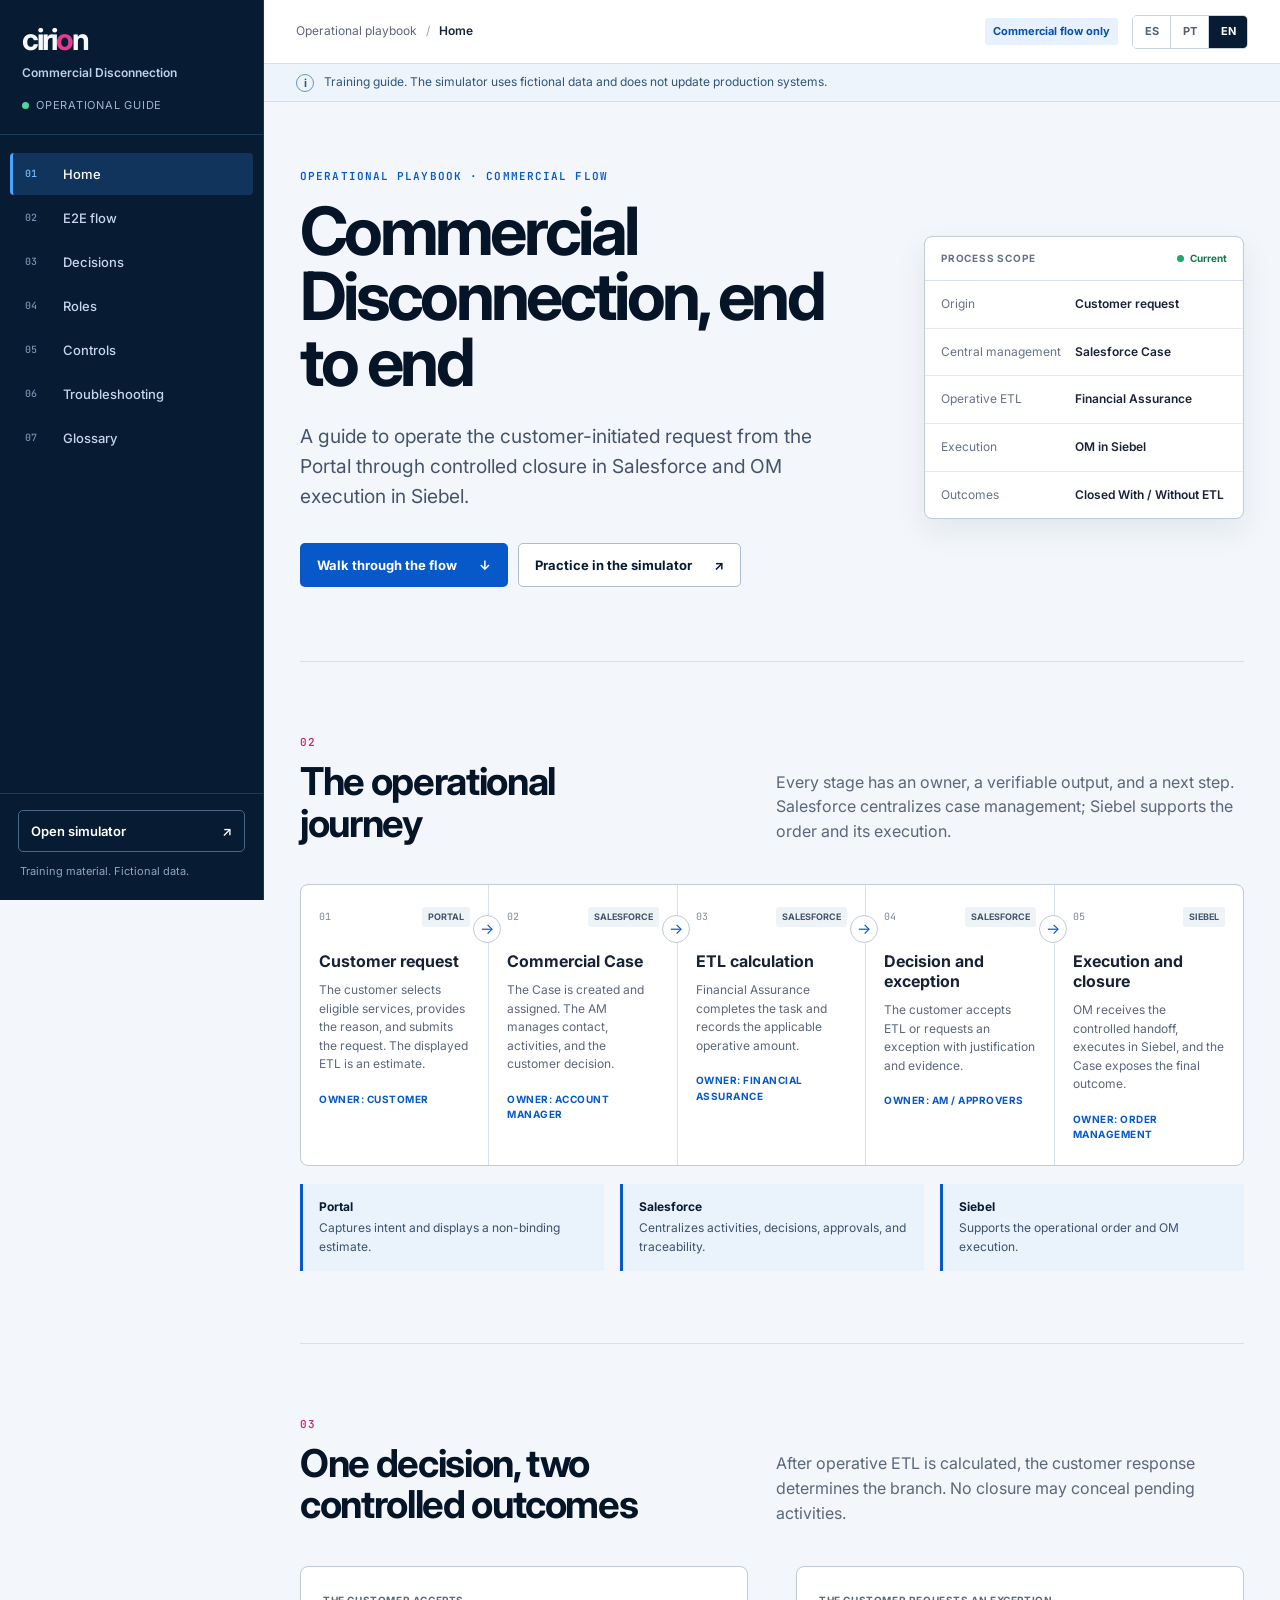
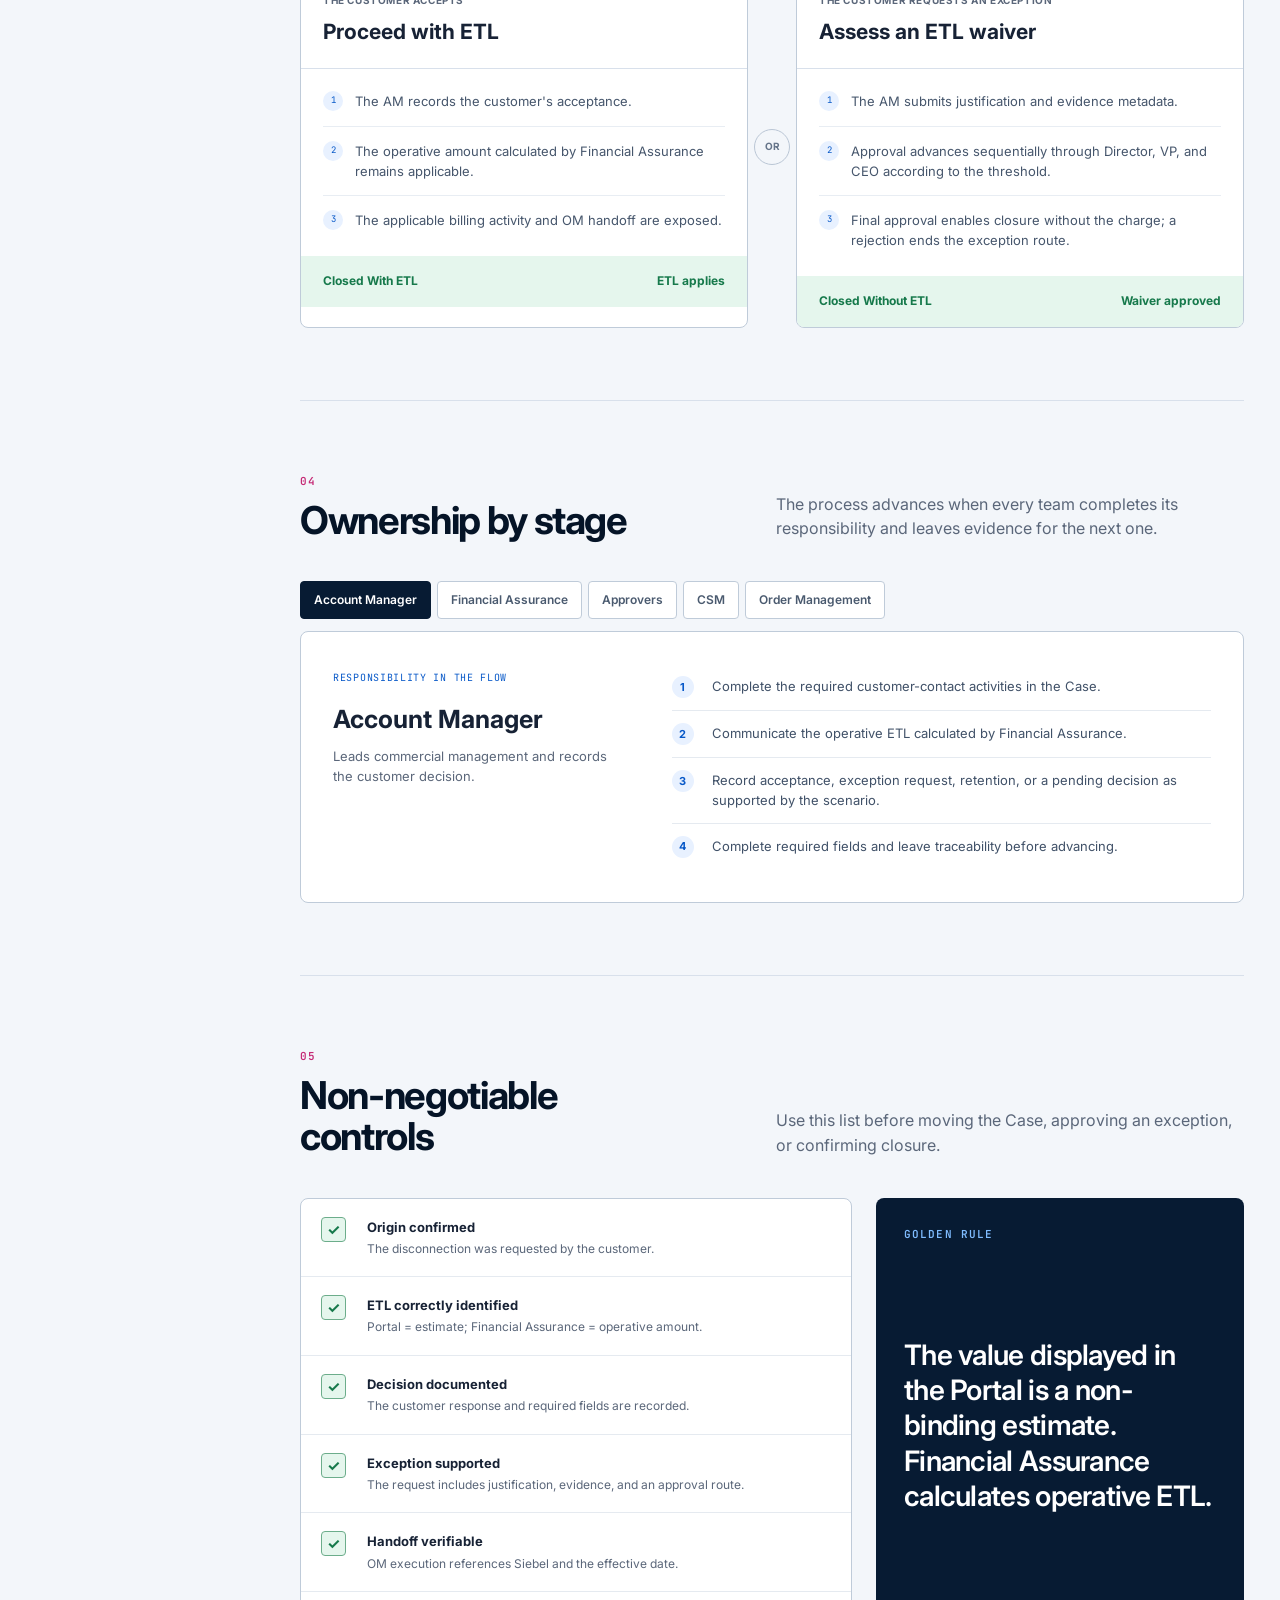
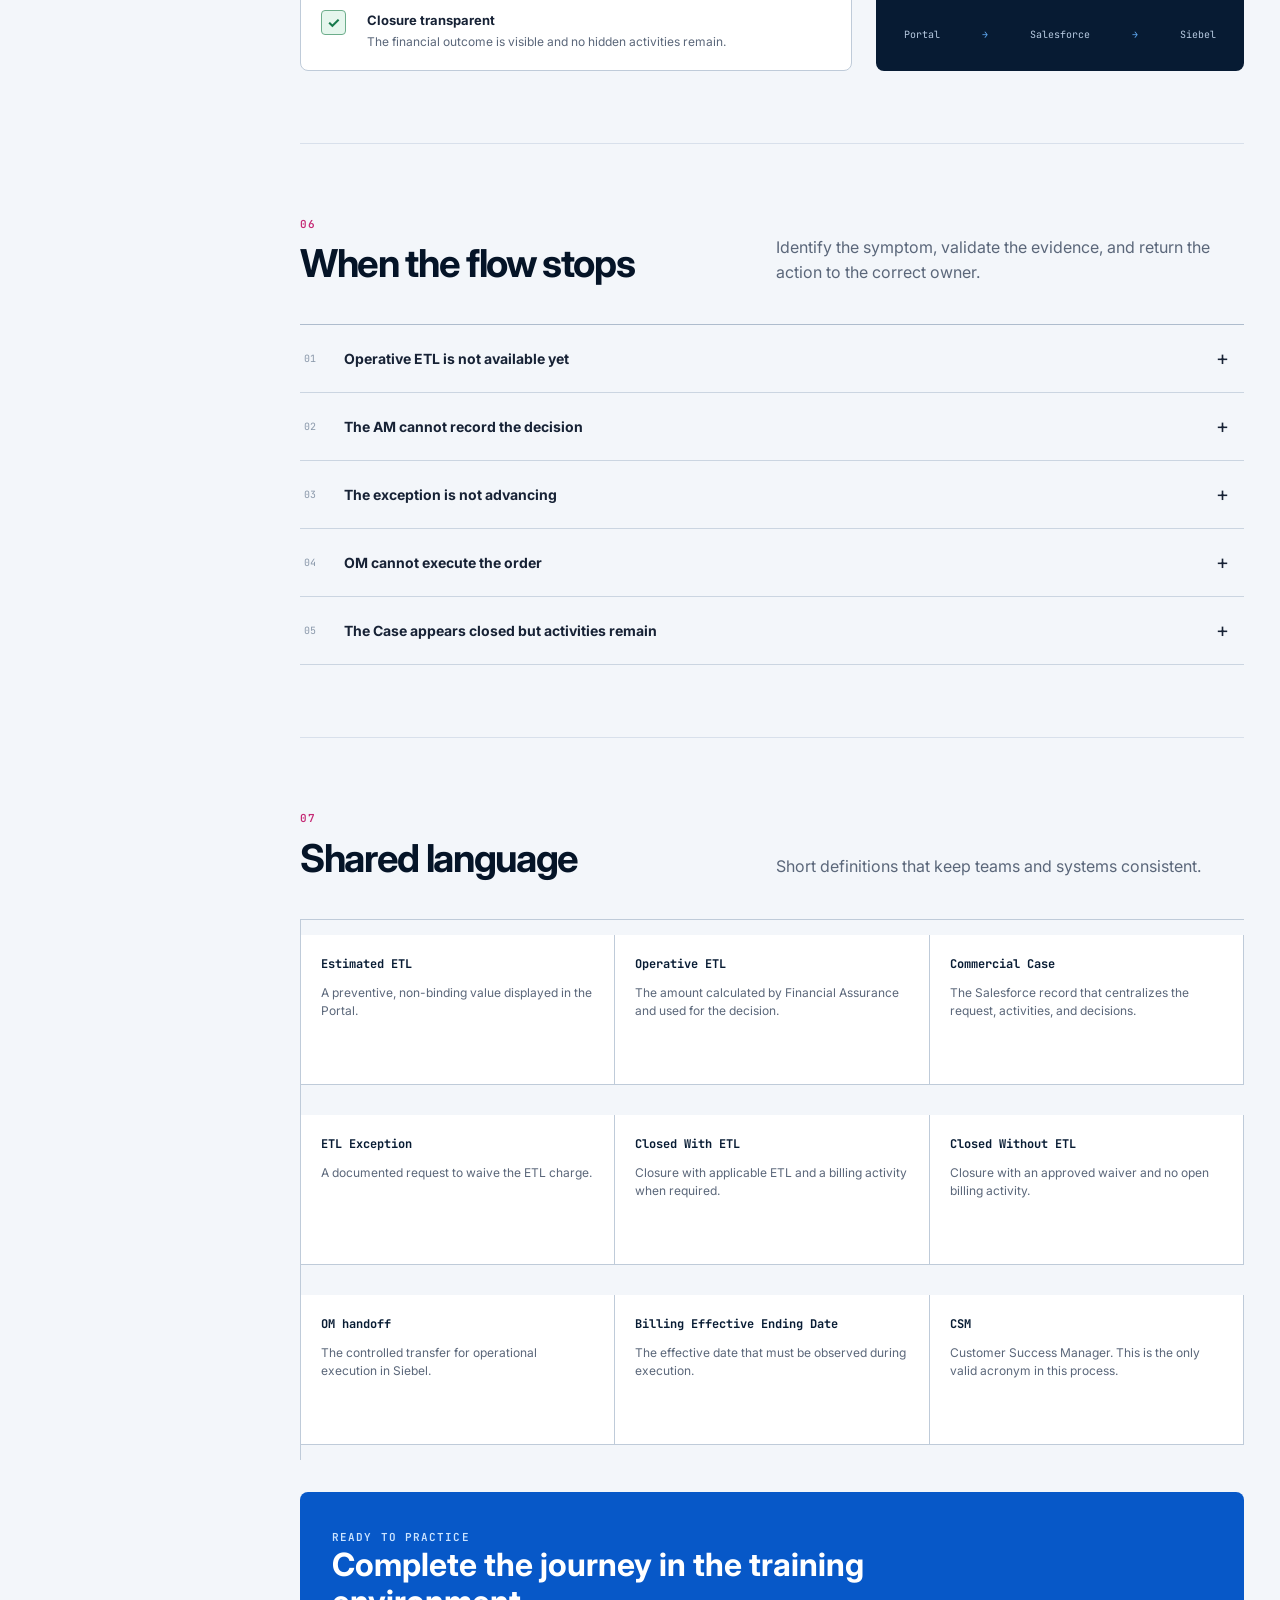
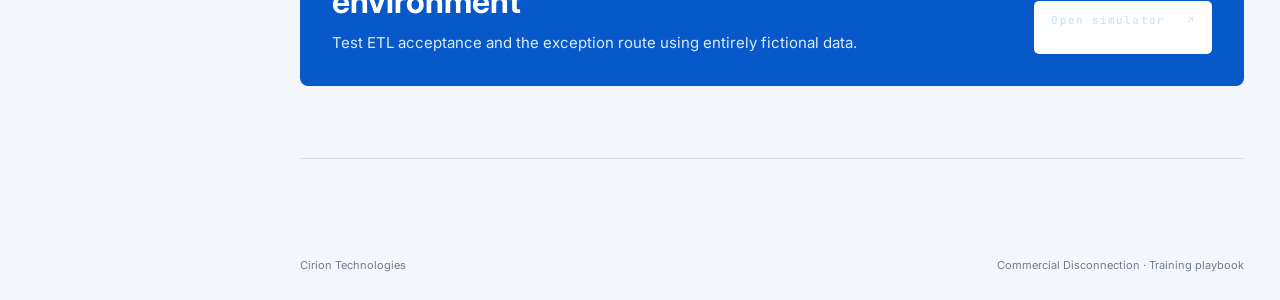
<file: index.html>
<!doctype html>
<html lang="es">
<head>
  <meta charset="utf-8">
  <meta name="viewport" content="width=device-width, initial-scale=1">
  <meta name="theme-color" content="#071b33">
  <meta name="description" content="Playbook operativo del flujo de Desconexión Comercial solicitado por el cliente.">
  <title>Playbook de Desconexión Comercial | Cirion</title>
  <link rel="preconnect" href="https://fonts.googleapis.com">
  <link rel="preconnect" href="https://fonts.gstatic.com" crossorigin>
  <link href="https://fonts.googleapis.com/css2?family=Inter:wght@400;500;600;700&family=JetBrains+Mono:wght@500&display=swap" rel="stylesheet">
  <link rel="stylesheet" href="styles.css?v=20260716">
</head>
<body>
  <a class="skip-link" href="#main" data-i18n="skip">Saltar al contenido</a>

  <div class="app-shell">
    <aside class="sidebar" id="sidebar" aria-label="Navegación principal" data-i18n-aria="aria.mainNav">
      <div class="brand">
        <div class="brand-mark" aria-label="Cirion">ciri<span>o</span>n</div>
        <div class="brand-product" data-i18n="brandProduct">Commercial Disconnection</div>
        <div class="environment"><span aria-hidden="true"></span><span data-i18n="environment">Guía operativa</span></div>
      </div>

      <nav class="nav" id="nav" aria-label="Secciones del playbook" data-i18n-aria="aria.sections">
        <a href="#inicio" data-section="inicio"><span class="nav-index">01</span><span data-i18n="nav.home">Inicio</span></a>
        <a href="#flujo" data-section="flujo"><span class="nav-index">02</span><span data-i18n="nav.flow">Flujo E2E</span></a>
        <a href="#decisiones" data-section="decisiones"><span class="nav-index">03</span><span data-i18n="nav.decisions">Decisiones</span></a>
        <a href="#roles" data-section="roles"><span class="nav-index">04</span><span data-i18n="nav.roles">Roles</span></a>
        <a href="#controles" data-section="controles"><span class="nav-index">05</span><span data-i18n="nav.controls">Controles</span></a>
        <a href="#ayuda" data-section="ayuda"><span class="nav-index">06</span><span data-i18n="nav.help">Troubleshooting</span></a>
        <a href="#glosario" data-section="glosario"><span class="nav-index">07</span><span data-i18n="nav.glossary">Glosario</span></a>
      </nav>

      <div class="sidebar-footer">
        <a class="sim-link" href="https://cirion-churn-flow-simulator.vercel.app/" target="_blank" rel="noopener">
          <span data-i18n="openSimulator">Abrir simulador</span><span aria-hidden="true">↗</span>
        </a>
        <p data-i18n="sidebarNote">Material de capacitación. Datos ficticios.</p>
      </div>
    </aside>

    <div class="workspace">
      <header class="topbar">
        <button class="menu-button" id="menuButton" type="button" aria-controls="sidebar" aria-expanded="false" aria-label="Abrir navegación" data-i18n-aria="aria.openNav">
          <span></span><span></span><span></span>
        </button>
        <div class="breadcrumb"><span data-i18n="breadcrumb">Playbook operativo</span><strong id="currentSection">Inicio</strong></div>
        <div class="topbar-actions">
          <span class="scope-badge" data-i18n="scopeBadge">Solo flujo Comercial</span>
          <div class="language-switcher" role="group" aria-label="Idioma" data-i18n-aria="aria.language">
            <button type="button" data-lang="es" aria-pressed="true">ES</button>
            <button type="button" data-lang="pt" aria-pressed="false">PT</button>
            <button type="button" data-lang="en" aria-pressed="false">EN</button>
          </div>
        </div>
      </header>

      <div class="sandbox-banner" role="note">
        <span aria-hidden="true">i</span>
        <p data-i18n="sandbox">Guía de capacitación. El simulador utiliza datos ficticios y no actualiza sistemas productivos.</p>
      </div>

      <main id="main">
        <section class="hero section" id="inicio" data-title-key="nav.home">
          <div class="hero-copy">
            <p class="eyebrow" data-i18n="hero.eyebrow">PLAYBOOK OPERATIVO · FLUJO COMERCIAL</p>
            <h1 data-i18n="hero.title">Desconexión Comercial, de punta a punta</h1>
            <p class="hero-lead" data-i18n="hero.lead">Una guía para operar la solicitud iniciada por el cliente desde el Portal hasta el cierre controlado en Salesforce y la ejecución de OM en Siebel.</p>
            <div class="hero-actions">
              <a class="button primary" href="#flujo"><span data-i18n="hero.primary">Recorrer el flujo</span><span aria-hidden="true">↓</span></a>
              <a class="button secondary" href="https://cirion-churn-flow-simulator.vercel.app/" target="_blank" rel="noopener"><span data-i18n="hero.secondary">Practicar en el simulador</span><span aria-hidden="true">↗</span></a>
            </div>
          </div>
          <div class="case-snapshot" aria-label="Resumen del flujo" data-i18n-aria="aria.summary">
            <div class="snapshot-head"><span data-i18n="snapshot.label">ALCANCE DEL PROCESO</span><span class="status-dot" data-i18n="snapshot.status">Vigente</span></div>
            <dl id="snapshotList"></dl>
          </div>
        </section>

        <section class="section content-section" id="flujo" data-title-key="nav.flow">
          <div class="section-heading">
            <div><p class="section-number">02</p><h2 data-i18n="flow.title">El recorrido operativo</h2></div>
            <p data-i18n="flow.intro">Cada etapa tiene un responsable, una salida verificable y un siguiente paso. Salesforce centraliza la gestión; Siebel soporta la orden y su ejecución.</p>
          </div>
          <div class="journey" id="journey" aria-label="Etapas del flujo Comercial" data-i18n-aria="aria.stages"></div>
          <div class="flow-legend" id="flowLegend"></div>
        </section>

        <section class="section content-section" id="decisiones" data-title-key="nav.decisions">
          <div class="section-heading">
            <div><p class="section-number">03</p><h2 data-i18n="decisions.title">Una decisión, dos resultados controlados</h2></div>
            <p data-i18n="decisions.intro">Después del cálculo operativo de ETL, la respuesta del cliente determina la rama. Ningún cierre debe ocultar actividades pendientes.</p>
          </div>
          <div class="decision-map" id="decisionMap"></div>
        </section>

        <section class="section content-section" id="roles" data-title-key="nav.roles">
          <div class="section-heading">
            <div><p class="section-number">04</p><h2 data-i18n="roles.title">Ownership por etapa</h2></div>
            <p data-i18n="roles.intro">El proceso avanza cuando cada equipo completa su responsabilidad y deja evidencia para el siguiente.</p>
          </div>
          <div class="role-tabs" id="roleTabs" role="tablist" aria-label="Roles del proceso" data-i18n-aria="aria.roles"></div>
          <div class="role-panel" id="rolePanel" role="tabpanel" tabindex="0"></div>
        </section>

        <section class="section content-section" id="controles" data-title-key="nav.controls">
          <div class="section-heading">
            <div><p class="section-number">05</p><h2 data-i18n="controls.title">Controles que no se negocian</h2></div>
            <p data-i18n="controls.intro">Use esta lista antes de mover el Case, aprobar una excepción o confirmar el cierre.</p>
          </div>
          <div class="controls-layout">
            <div class="checklist" id="controlList"></div>
            <aside class="control-callout">
              <span class="callout-label" data-i18n="controls.calloutLabel">REGLA DE ORO</span>
              <blockquote data-i18n="controls.callout">El valor mostrado en el Portal es una estimación no vinculante. Financial Assurance calcula el ETL operativo.</blockquote>
              <div class="system-chain" aria-label="Cadena de sistemas" data-i18n-aria="aria.systems"><span>Portal</span><i>→</i><span>Salesforce</span><i>→</i><span>Siebel</span></div>
            </aside>
          </div>
        </section>

        <section class="section content-section" id="ayuda" data-title-key="nav.help">
          <div class="section-heading">
            <div><p class="section-number">06</p><h2 data-i18n="help.title">Cuando el flujo se detiene</h2></div>
            <p data-i18n="help.intro">Identifique el síntoma, valide la evidencia y devuelva la acción al owner correcto.</p>
          </div>
          <div class="troubleshooting" id="troubleshooting"></div>
        </section>

        <section class="section content-section" id="glosario" data-title-key="nav.glossary">
          <div class="section-heading">
            <div><p class="section-number">07</p><h2 data-i18n="glossary.title">Lenguaje común</h2></div>
            <p data-i18n="glossary.intro">Definiciones breves para mantener consistencia entre equipos y sistemas.</p>
          </div>
          <div class="glossary" id="glossaryList"></div>
          <div class="closing-panel">
            <div><span data-i18n="closing.kicker">LISTO PARA PRACTICAR</span><h3 data-i18n="closing.title">Complete el recorrido en el entorno de capacitación</h3><p data-i18n="closing.body">Pruebe la aceptación de ETL y la ruta de excepción con datos completamente ficticios.</p></div>
            <a class="button light" href="https://cirion-churn-flow-simulator.vercel.app/" target="_blank" rel="noopener"><span data-i18n="openSimulator">Abrir simulador</span><span aria-hidden="true">↗</span></a>
          </div>
        </section>
      </main>

      <footer><span>Cirion Technologies</span><span data-i18n="footer">Commercial Disconnection · Playbook de capacitación</span></footer>
    </div>
  </div>

  <div class="sidebar-scrim" id="sidebarScrim" hidden></div>
  <script src="app.js?v=20260716"></script>
</body>
</html>
</file>
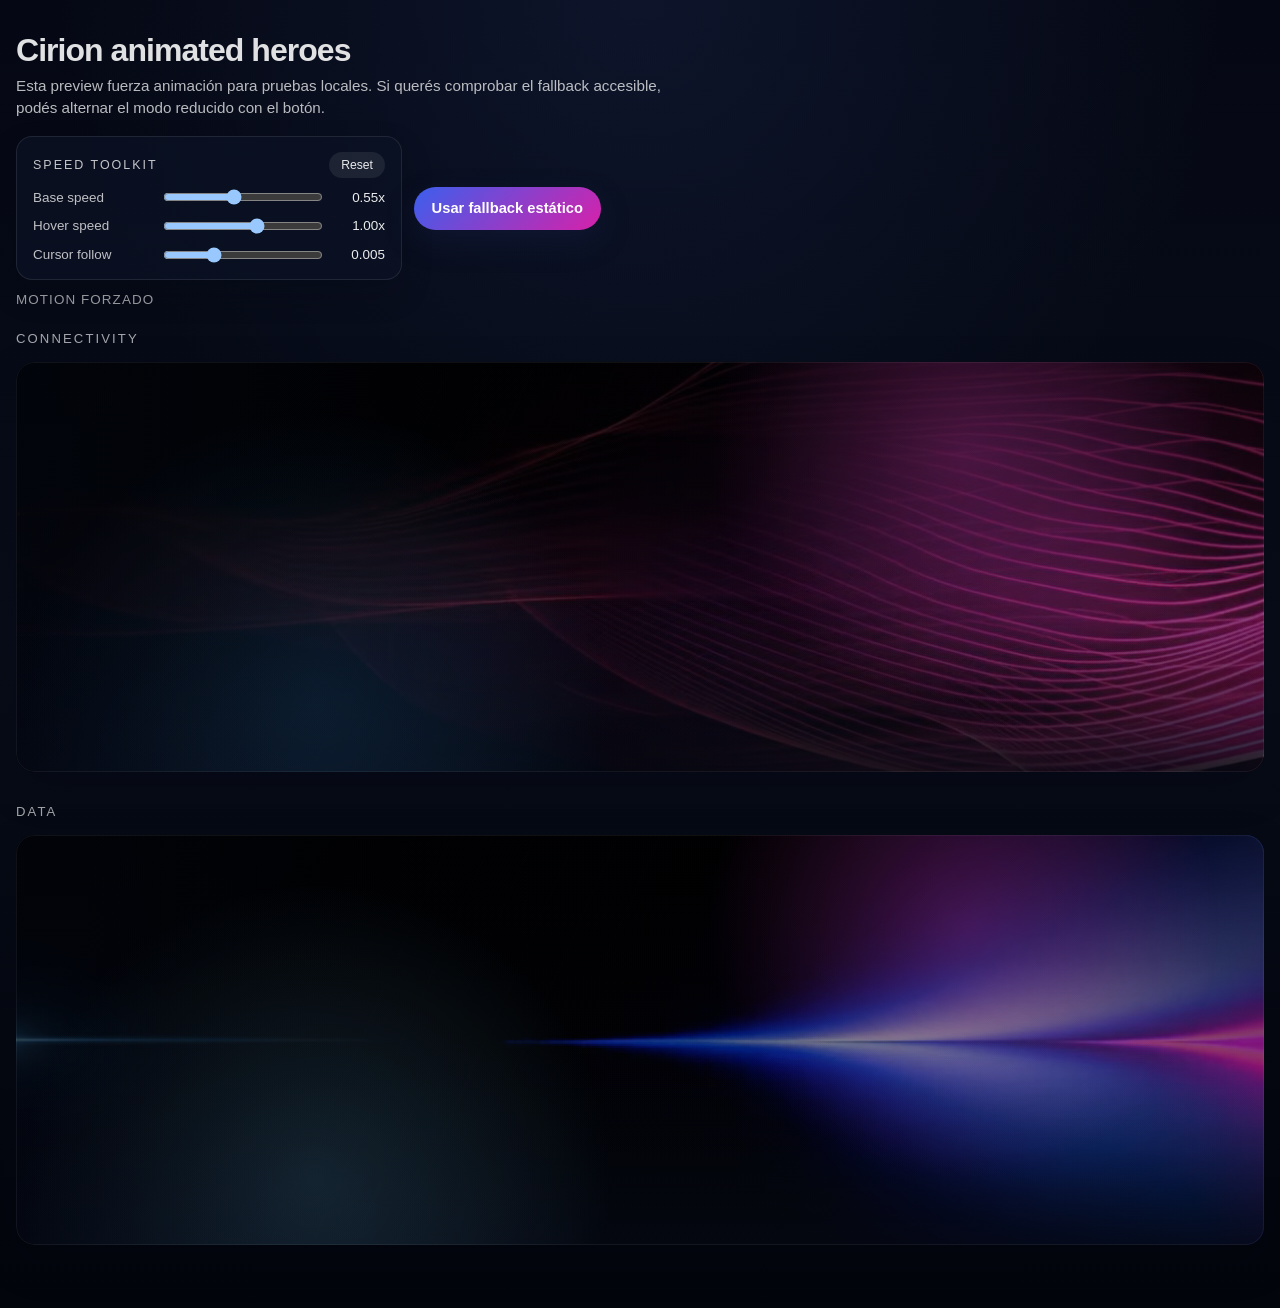
<file: preview/index.html>
<!doctype html>
<html lang="es">
  <head>
    <meta charset="utf-8" />
    <meta name="viewport" content="width=device-width, initial-scale=1" />
    <title>Cirion Animated Heroes</title>
    <link rel="stylesheet" href="../snippets/cirion-hero.css" />
    <script>
      document.documentElement.dataset.cirionForceMotion = "true";
    </script>
    <style>
      :root {
        color-scheme: dark;
      }

      body {
        margin: 0;
        min-height: 100vh;
        font-family: "Segoe UI", Arial, sans-serif;
        background:
          radial-gradient(circle at top, rgba(21, 32, 62, 0.54), transparent 40%),
          linear-gradient(180deg, #050814 0%, #070c18 50%, #03050c 100%);
        color: rgba(255, 255, 255, 0.88);
      }

      .preview-shell {
        width: min(100% - 2rem, 128rem);
        margin: 0 auto;
        padding: 2rem 0 4rem;
      }

      .preview-stack {
        display: grid;
        gap: 2rem;
      }

      .preview-topbar {
        display: flex;
        flex-wrap: wrap;
        align-items: center;
        justify-content: space-between;
        gap: 1rem;
        margin-bottom: 1.5rem;
      }

      .preview-copy {
        display: grid;
        gap: 0.35rem;
      }

      .preview-title {
        margin: 0;
        font-size: clamp(1.3rem, 3vw, 2rem);
        font-weight: 600;
        letter-spacing: -0.03em;
      }

      .preview-note {
        margin: 0;
        max-width: 42rem;
        font-size: 0.95rem;
        line-height: 1.5;
        color: rgba(255, 255, 255, 0.72);
      }

      .preview-actions {
        display: flex;
        flex-wrap: wrap;
        align-items: center;
        gap: 0.75rem;
      }

      .preview-toggle {
        appearance: none;
        border: 0;
        border-radius: 999px;
        background: linear-gradient(135deg, rgba(63, 102, 255, 0.92), rgba(233, 34, 181, 0.92));
        color: white;
        padding: 0.85rem 1.1rem;
        font: inherit;
        font-size: 0.92rem;
        font-weight: 600;
        cursor: pointer;
        box-shadow: 0 12px 28px rgba(22, 33, 76, 0.34);
      }

      .preview-status {
        font-size: 0.84rem;
        letter-spacing: 0.08em;
        text-transform: uppercase;
        color: rgba(255, 255, 255, 0.58);
      }

      .preview-card {
        display: grid;
        gap: 1rem;
      }

      .speed-toolkit {
        display: grid;
        gap: 0.55rem;
        min-width: min(100%, 22rem);
        padding: 0.9rem 1rem;
        border-radius: 1rem;
        background: rgba(12, 18, 37, 0.72);
        border: 1px solid rgba(255, 255, 255, 0.09);
        box-shadow: 0 14px 30px rgba(3, 7, 20, 0.22);
      }

      .speed-toolkit__header {
        display: flex;
        align-items: center;
        justify-content: space-between;
        gap: 0.75rem;
      }

      .speed-toolkit__title {
        margin: 0;
        font-size: 0.78rem;
        letter-spacing: 0.16em;
        text-transform: uppercase;
        color: rgba(255, 255, 255, 0.76);
      }

      .speed-toolkit__reset {
        appearance: none;
        border: 0;
        background: rgba(255, 255, 255, 0.08);
        color: rgba(255, 255, 255, 0.9);
        border-radius: 999px;
        padding: 0.4rem 0.75rem;
        font: inherit;
        font-size: 0.76rem;
        cursor: pointer;
      }

      .speed-toolkit__row {
        display: grid;
        grid-template-columns: 7.2rem 1fr auto;
        align-items: center;
        gap: 0.8rem;
      }

      .speed-toolkit__label {
        font-size: 0.84rem;
        color: rgba(255, 255, 255, 0.74);
      }

      .speed-toolkit__slider {
        width: 100%;
      }

      .speed-toolkit__value {
        min-width: 3.2rem;
        text-align: right;
        font-size: 0.84rem;
        color: rgba(255, 255, 255, 0.92);
      }

      .preview-label {
        margin: 0;
        font-size: 0.82rem;
        letter-spacing: 0.16em;
        text-transform: uppercase;
        color: rgba(255, 255, 255, 0.64);
      }
    </style>
  </head>
  <body>
    <main class="preview-shell">
      <div class="preview-topbar">
        <div class="preview-copy">
          <h1 class="preview-title">Cirion animated heroes</h1>
          <p class="preview-note">
            Esta preview fuerza animación para pruebas locales. Si querés comprobar el fallback accesible, podés alternar el modo reducido con el botón.
          </p>
        </div>

        <div class="preview-actions">
          <div class="speed-toolkit" data-cirion-speed-toolkit>
            <div class="speed-toolkit__header">
              <p class="speed-toolkit__title">Speed toolkit</p>
              <button class="speed-toolkit__reset" type="button" data-speed-reset>
                Reset
              </button>
            </div>

            <label class="speed-toolkit__row">
              <span class="speed-toolkit__label">Base speed</span>
              <input
                class="speed-toolkit__slider"
                data-speed-control="base"
                type="range"
                min="0.2"
                max="1"
                step="0.05"
                value="0.55"
              />
              <span class="speed-toolkit__value" data-speed-output="base">0.55x</span>
            </label>

            <label class="speed-toolkit__row">
              <span class="speed-toolkit__label">Hover speed</span>
              <input
                class="speed-toolkit__slider"
                data-speed-control="hover"
                type="range"
                min="0.4"
                max="1.4"
                step="0.05"
                value="1"
              />
              <span class="speed-toolkit__value" data-speed-output="hover">1.00x</span>
            </label>

            <label class="speed-toolkit__row">
              <span class="speed-toolkit__label">Cursor follow</span>
              <input
                class="speed-toolkit__slider"
                data-speed-control="cursor"
                type="range"
                min="0.002"
                max="0.012"
                step="0.0005"
                value="0.005"
              />
              <span class="speed-toolkit__value" data-speed-output="cursor">0.005</span>
            </label>
          </div>

          <button class="preview-toggle" type="button" data-preview-toggle>
            Usar fallback estático
          </button>
          <span class="preview-status" data-preview-status>Motion forzado</span>
        </div>
      </div>

      <div class="preview-stack">
        <section class="preview-card" aria-label="Connectivity preview">
          <p class="preview-label">Connectivity</p>
          <div
            class="cirion-hero cirion-hero--connectivity"
            data-cirion-hero
            data-base-speed="0.55"
            data-hover-speed="1"
            data-cursor-sensitivity="0.005"
            style="
              --video-pos-desktop: 72% 48%;
              --video-pos-tablet: 78% 48%;
              --video-pos-mobile: 79% 48%;
            "
          >
            <div class="cirion-hero__surface">
              <div class="cirion-hero__poster-shell" aria-hidden="true">
                <img
                  class="cirion-hero__poster"
                  src="../assets/optimized/connectivity/poster.webp"
                  alt=""
                  loading="eager"
                  decoding="async"
                />
              </div>

              <video
                class="cirion-hero__video"
                autoplay
                muted
                loop
                playsinline
                preload="metadata"
                poster="../assets/optimized/connectivity/poster.webp"
                aria-hidden="true"
                tabindex="-1"
              >
                <source src="../assets/optimized/connectivity/video.webm" type="video/webm" />
                <source src="../assets/optimized/connectivity/video.mp4" type="video/mp4" />
              </video>

              <div class="cirion-hero__veil" aria-hidden="true"></div>
              <div class="cirion-hero__mesh" aria-hidden="true"></div>
              <div class="cirion-hero__glow" aria-hidden="true"></div>
              <div class="cirion-hero__safe-zone" aria-hidden="true"></div>
              <div class="cirion-hero__content" hidden aria-hidden="true"></div>
            </div>
          </div>
        </section>

        <section class="preview-card" aria-label="Data preview">
          <p class="preview-label">Data</p>
          <div
            class="cirion-hero cirion-hero--data"
            data-cirion-hero
            data-base-speed="0.55"
            data-hover-speed="1"
            data-cursor-sensitivity="0.005"
            style="
              --video-pos-desktop: 56% 50%;
              --video-pos-tablet: 60% 50%;
              --video-pos-mobile: 68% 50%;
            "
          >
            <div class="cirion-hero__surface">
              <div class="cirion-hero__poster-shell" aria-hidden="true">
                <img
                  class="cirion-hero__poster"
                  src="../assets/optimized/data/poster.webp"
                  alt=""
                  loading="eager"
                  decoding="async"
                />
              </div>

              <video
                class="cirion-hero__video"
                autoplay
                muted
                loop
                playsinline
                preload="metadata"
                poster="../assets/optimized/data/poster.webp"
                aria-hidden="true"
                tabindex="-1"
              >
                <source src="../assets/optimized/data/video.webm" type="video/webm" />
                <source src="../assets/optimized/data/video.mp4" type="video/mp4" />
              </video>

              <div class="cirion-hero__veil" aria-hidden="true"></div>
              <div class="cirion-hero__mesh" aria-hidden="true"></div>
              <div class="cirion-hero__glow" aria-hidden="true"></div>
              <div class="cirion-hero__safe-zone" aria-hidden="true"></div>
              <div class="cirion-hero__content" hidden aria-hidden="true"></div>
            </div>
          </div>
        </section>
      </div>
    </main>

    <script src="../snippets/cirion-hero.js"></script>
    <script>
      (function () {
        const button = document.querySelector("[data-preview-toggle]");
        const status = document.querySelector("[data-preview-status]");

        if (!button || !status) {
          return;
        }

        function renderPreviewState() {
          const forced = document.documentElement.dataset.cirionForceMotion === "true";
          button.textContent = forced ? "Usar fallback estático" : "Forzar animación";
          status.textContent = forced ? "Motion forzado" : "Fallback accesible";
        }

        button.addEventListener("click", () => {
          const forced = document.documentElement.dataset.cirionForceMotion === "true";
          document.documentElement.dataset.cirionForceMotion = forced ? "false" : "true";
          window.dispatchEvent(new CustomEvent("cirion:motion-override"));
          renderPreviewState();
        });

        renderPreviewState();
      })();
    </script>
  </body>
</html>
</file>
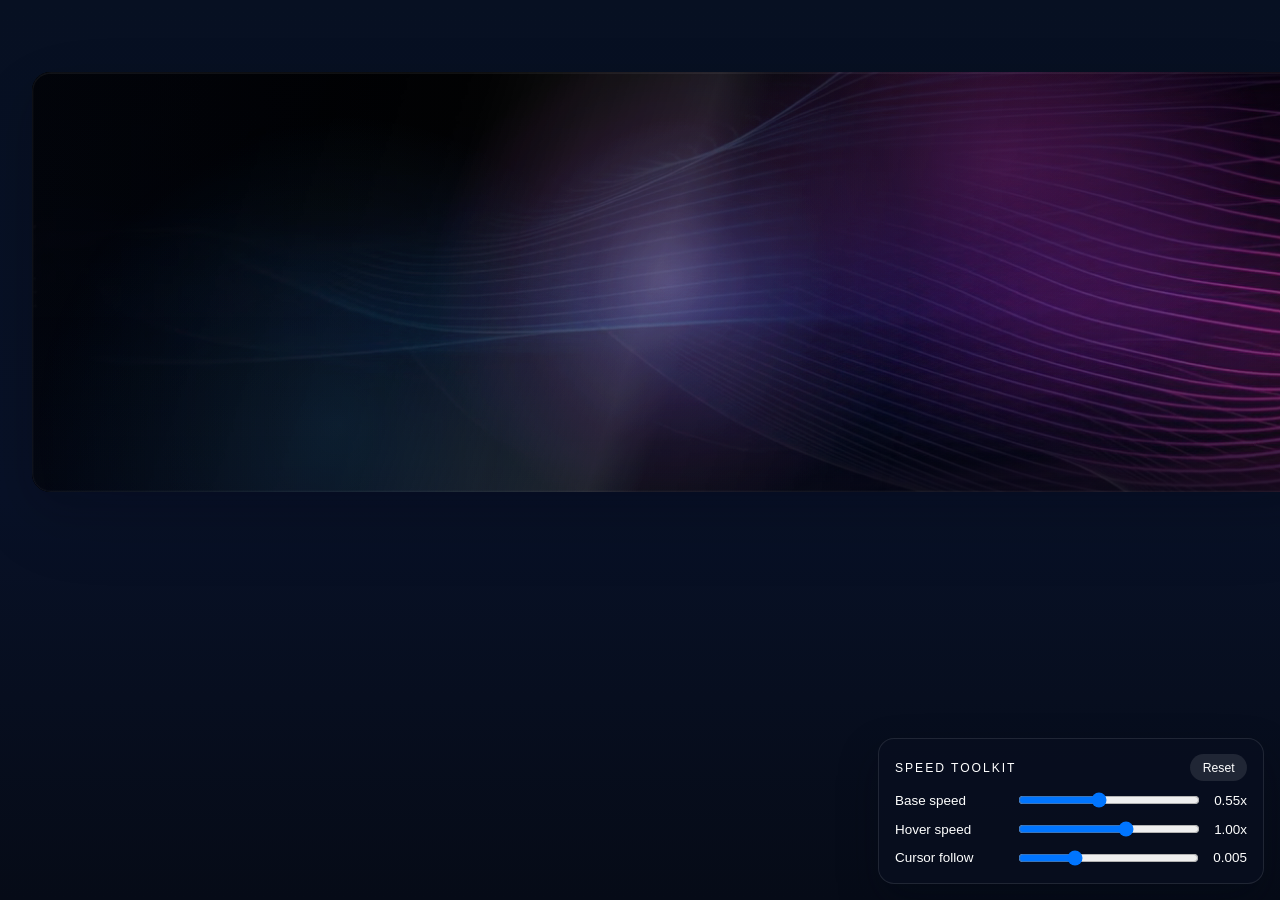
<file: preview/connectivity-experimental.html>
<!doctype html>
<html lang="es">
  <head>
    <meta charset="utf-8" />
    <meta name="viewport" content="width=device-width, initial-scale=1" />
    <title>Cirion Hero Connectivity Experimental</title>
    <link rel="stylesheet" href="../snippets/cirion-hero-experimental.css" />
    <script>
      document.documentElement.dataset.cirionForceMotion = "true";
    </script>
    <style>
      body {
        margin: 0;
        min-height: 100vh;
        background: linear-gradient(180deg, #071022 0%, #081127 55%, #060b17 100%);
        font-family: "Segoe UI", Arial, sans-serif;
      }

      .page-shell {
        width: min(100%, 128rem);
        margin: 0 auto;
        padding: 4.5rem 2rem;
      }

      .speed-toolkit {
        position: fixed;
        right: 1rem;
        bottom: 1rem;
        z-index: 20;
        display: grid;
        gap: 0.55rem;
        width: min(22rem, calc(100vw - 2rem));
        padding: 0.95rem 1rem;
        border-radius: 1rem;
        background: rgba(8, 15, 31, 0.78);
        border: 1px solid rgba(255, 255, 255, 0.1);
        box-shadow: 0 18px 38px rgba(4, 8, 20, 0.34);
        color: white;
      }

      .speed-toolkit__header {
        display: flex;
        align-items: center;
        justify-content: space-between;
        gap: 0.75rem;
      }

      .speed-toolkit__title {
        margin: 0;
        font-size: 0.76rem;
        letter-spacing: 0.16em;
        text-transform: uppercase;
      }

      .speed-toolkit__reset {
        appearance: none;
        border: 0;
        border-radius: 999px;
        padding: 0.42rem 0.78rem;
        background: rgba(255, 255, 255, 0.1);
        color: white;
        font: inherit;
        font-size: 0.76rem;
        cursor: pointer;
      }

      .speed-toolkit__row {
        display: grid;
        grid-template-columns: 6.8rem 1fr auto;
        align-items: center;
        gap: 0.75rem;
      }

      .speed-toolkit__label,
      .speed-toolkit__value {
        font-size: 0.84rem;
      }
    </style>
  </head>
  <body>
    <main class="page-shell">
      <div
        class="cirion-hero cirion-hero--connectivity"
        data-cirion-hero
        data-base-speed="0.55"
        data-hover-speed="1"
        data-cursor-sensitivity="0.005"
        style="
          --video-pos-desktop: 72% 48%;
          --video-pos-tablet: 78% 48%;
          --video-pos-mobile: 79% 48%;
        "
      >
        <div class="cirion-hero__surface">
          <div class="cirion-hero__poster-shell" aria-hidden="true">
            <img
              class="cirion-hero__poster"
              src="../assets/optimized/connectivity/poster.webp"
              alt=""
              loading="eager"
              decoding="async"
            />
          </div>

          <video
            class="cirion-hero__video"
            autoplay
            muted
            loop
            playsinline
            preload="metadata"
            poster="../assets/optimized/connectivity/poster.webp"
            aria-hidden="true"
            tabindex="-1"
          >
            <source src="../assets/optimized/connectivity/video.webm" type="video/webm" />
            <source src="../assets/optimized/connectivity/video.mp4" type="video/mp4" />
          </video>

          <div class="cirion-hero__veil" aria-hidden="true"></div>
          <div class="cirion-hero__mesh" aria-hidden="true"></div>
          <div class="cirion-hero__glow" aria-hidden="true"></div>
          <div class="cirion-hero__safe-zone" aria-hidden="true"></div>
          <div class="cirion-hero__content" hidden aria-hidden="true"></div>
        </div>
      </div>
    </main>

    <div class="speed-toolkit" data-cirion-speed-toolkit>
      <div class="speed-toolkit__header">
        <p class="speed-toolkit__title">Speed toolkit</p>
        <button class="speed-toolkit__reset" type="button" data-speed-reset>Reset</button>
      </div>

      <label class="speed-toolkit__row">
        <span class="speed-toolkit__label">Base speed</span>
        <input data-speed-control="base" type="range" min="0.2" max="1" step="0.05" value="0.55" />
        <span class="speed-toolkit__value" data-speed-output="base">0.55x</span>
      </label>

      <label class="speed-toolkit__row">
        <span class="speed-toolkit__label">Hover speed</span>
        <input data-speed-control="hover" type="range" min="0.4" max="1.4" step="0.05" value="1" />
        <span class="speed-toolkit__value" data-speed-output="hover">1.00x</span>
      </label>

      <label class="speed-toolkit__row">
        <span class="speed-toolkit__label">Cursor follow</span>
        <input data-speed-control="cursor" type="range" min="0.002" max="0.012" step="0.0005" value="0.005" />
        <span class="speed-toolkit__value" data-speed-output="cursor">0.005</span>
      </label>
    </div>

    <script src="../snippets/cirion-hero-experimental.js"></script>
  </body>
</html>
</file>
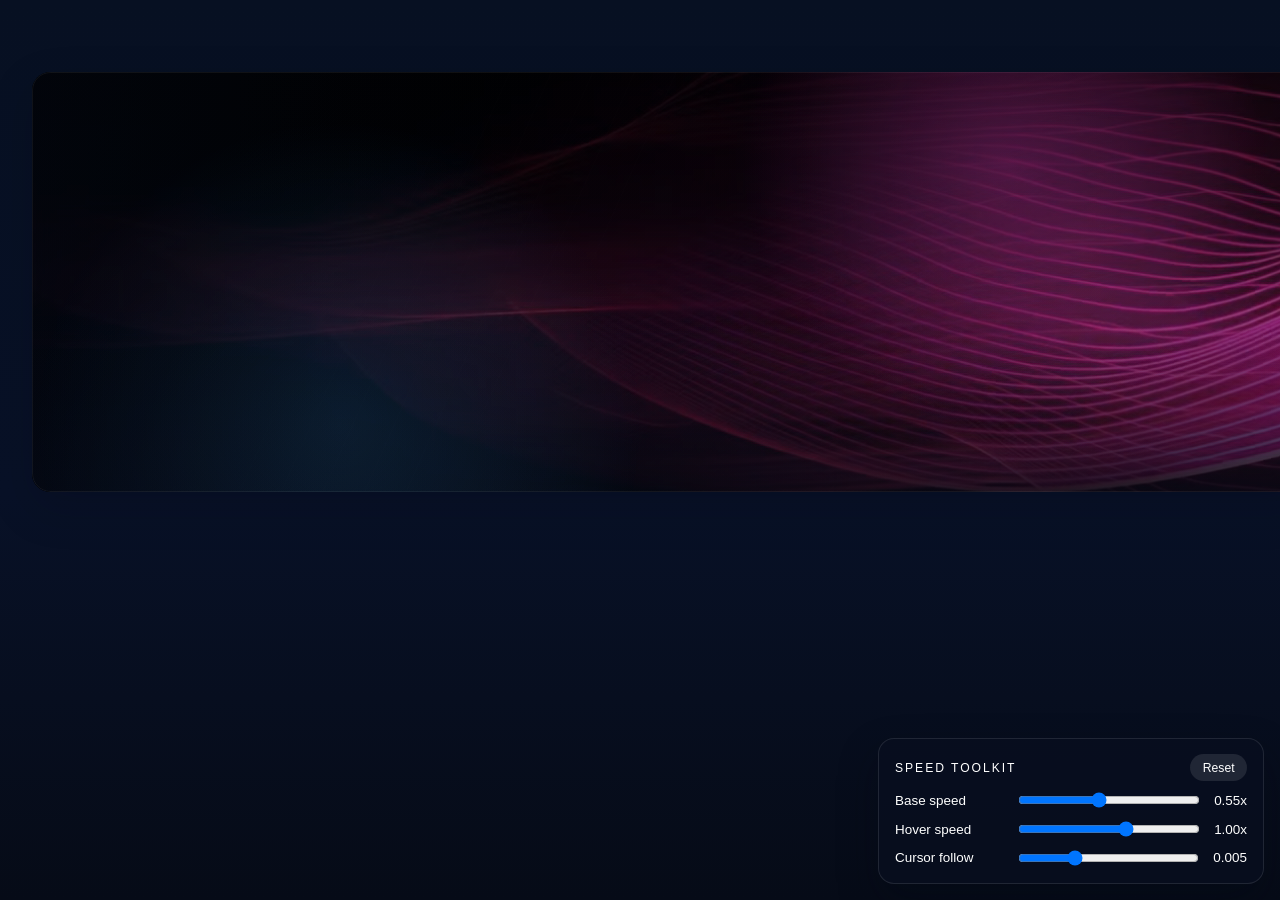
<file: preview/connectivity.html>
<!doctype html>
<html lang="es">
  <head>
    <meta charset="utf-8" />
    <meta name="viewport" content="width=device-width, initial-scale=1" />
    <title>Cirion Hero Connectivity</title>
    <link rel="stylesheet" href="../snippets/cirion-hero.css" />
    <script>
      document.documentElement.dataset.cirionForceMotion = "true";
    </script>
    <style>
      body {
        margin: 0;
        min-height: 100vh;
        background: linear-gradient(180deg, #071022 0%, #081127 55%, #060b17 100%);
        font-family: "Segoe UI", Arial, sans-serif;
      }

      .page-shell {
        width: min(100%, 128rem);
        margin: 0 auto;
        padding: 4.5rem 2rem;
      }

      .speed-toolkit {
        position: fixed;
        right: 1rem;
        bottom: 1rem;
        z-index: 20;
        display: grid;
        gap: 0.55rem;
        width: min(22rem, calc(100vw - 2rem));
        padding: 0.95rem 1rem;
        border-radius: 1rem;
        background: rgba(8, 15, 31, 0.78);
        border: 1px solid rgba(255, 255, 255, 0.1);
        box-shadow: 0 18px 38px rgba(4, 8, 20, 0.34);
        color: white;
      }

      .speed-toolkit__header {
        display: flex;
        align-items: center;
        justify-content: space-between;
        gap: 0.75rem;
      }

      .speed-toolkit__title {
        margin: 0;
        font-size: 0.76rem;
        letter-spacing: 0.16em;
        text-transform: uppercase;
      }

      .speed-toolkit__reset {
        appearance: none;
        border: 0;
        border-radius: 999px;
        padding: 0.42rem 0.78rem;
        background: rgba(255, 255, 255, 0.1);
        color: white;
        font: inherit;
        font-size: 0.76rem;
        cursor: pointer;
      }

      .speed-toolkit__row {
        display: grid;
        grid-template-columns: 6.8rem 1fr auto;
        align-items: center;
        gap: 0.75rem;
      }

      .speed-toolkit__label,
      .speed-toolkit__value {
        font-size: 0.84rem;
      }
    </style>
  </head>
  <body>
    <main class="page-shell">
      <div
        class="cirion-hero cirion-hero--connectivity"
        data-cirion-hero
        data-base-speed="0.55"
        data-hover-speed="1"
        data-cursor-sensitivity="0.005"
        style="
          --video-pos-desktop: 72% 48%;
          --video-pos-tablet: 78% 48%;
          --video-pos-mobile: 79% 48%;
        "
      >
        <div class="cirion-hero__surface">
          <div class="cirion-hero__poster-shell" aria-hidden="true">
            <img
              class="cirion-hero__poster"
              src="../assets/optimized/connectivity/poster.webp"
              alt=""
              loading="eager"
              decoding="async"
            />
          </div>

          <video
            class="cirion-hero__video"
            autoplay
            muted
            loop
            playsinline
            preload="metadata"
            poster="../assets/optimized/connectivity/poster.webp"
            aria-hidden="true"
            tabindex="-1"
          >
            <source src="../assets/optimized/connectivity/video.webm" type="video/webm" />
            <source src="../assets/optimized/connectivity/video.mp4" type="video/mp4" />
          </video>

          <div class="cirion-hero__veil" aria-hidden="true"></div>
          <div class="cirion-hero__mesh" aria-hidden="true"></div>
          <div class="cirion-hero__glow" aria-hidden="true"></div>
          <div class="cirion-hero__safe-zone" aria-hidden="true"></div>
          <div class="cirion-hero__content" hidden aria-hidden="true"></div>
        </div>
      </div>
    </main>

    <div class="speed-toolkit" data-cirion-speed-toolkit>
      <div class="speed-toolkit__header">
        <p class="speed-toolkit__title">Speed toolkit</p>
        <button class="speed-toolkit__reset" type="button" data-speed-reset>Reset</button>
      </div>

      <label class="speed-toolkit__row">
        <span class="speed-toolkit__label">Base speed</span>
        <input data-speed-control="base" type="range" min="0.2" max="1" step="0.05" value="0.55" />
        <span class="speed-toolkit__value" data-speed-output="base">0.55x</span>
      </label>

      <label class="speed-toolkit__row">
        <span class="speed-toolkit__label">Hover speed</span>
        <input data-speed-control="hover" type="range" min="0.4" max="1.4" step="0.05" value="1" />
        <span class="speed-toolkit__value" data-speed-output="hover">1.00x</span>
      </label>

      <label class="speed-toolkit__row">
        <span class="speed-toolkit__label">Cursor follow</span>
        <input data-speed-control="cursor" type="range" min="0.002" max="0.012" step="0.0005" value="0.005" />
        <span class="speed-toolkit__value" data-speed-output="cursor">0.005</span>
      </label>
    </div>

    <script src="../snippets/cirion-hero.js"></script>
  </body>
</html>
</file>
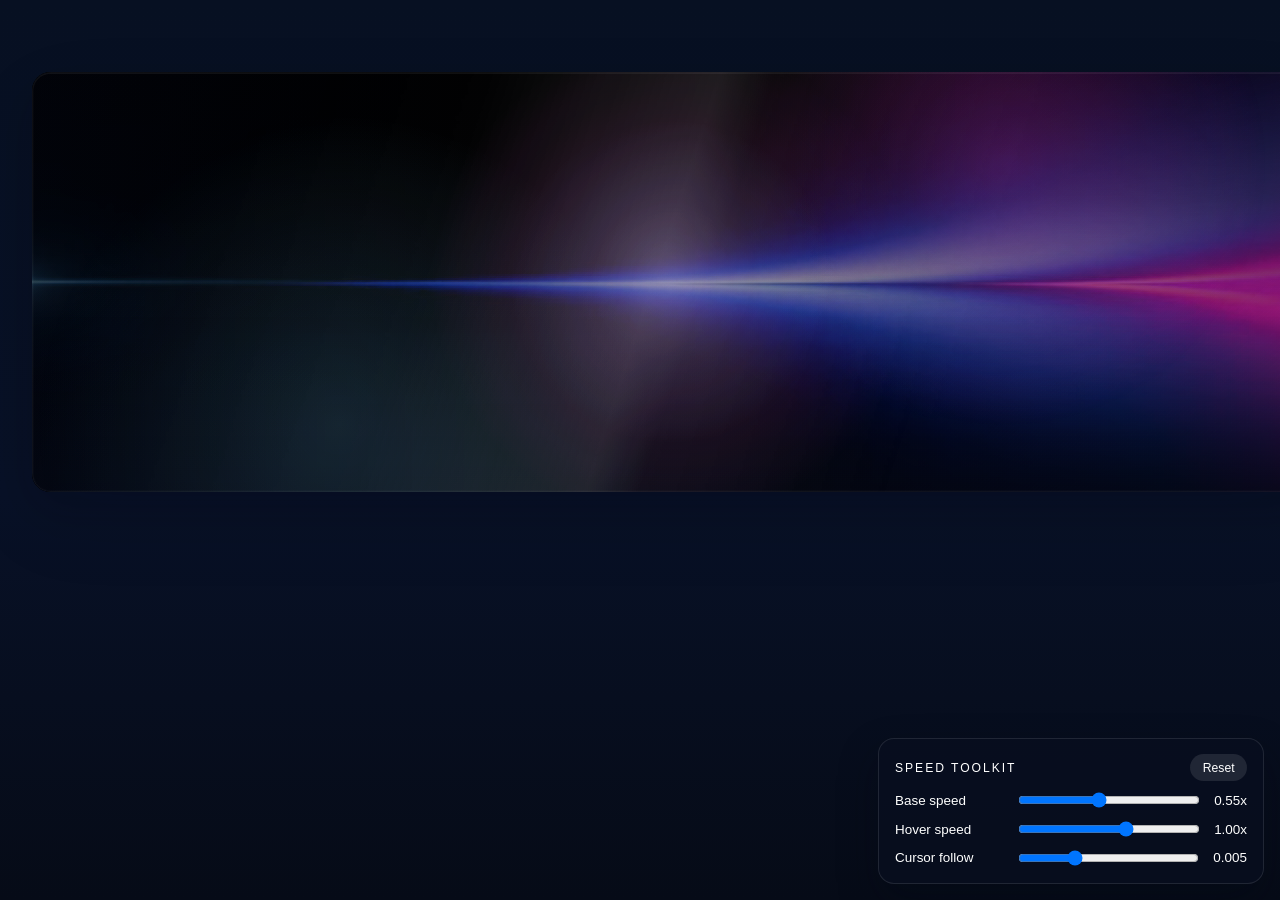
<file: preview/data-experimental.html>
<!doctype html>
<html lang="es">
  <head>
    <meta charset="utf-8" />
    <meta name="viewport" content="width=device-width, initial-scale=1" />
    <title>Cirion Hero Data Experimental</title>
    <link rel="stylesheet" href="../snippets/cirion-hero-experimental.css" />
    <script>
      document.documentElement.dataset.cirionForceMotion = "true";
    </script>
    <style>
      body {
        margin: 0;
        min-height: 100vh;
        background: linear-gradient(180deg, #071022 0%, #081127 55%, #060b17 100%);
        font-family: "Segoe UI", Arial, sans-serif;
      }

      .page-shell {
        width: min(100%, 128rem);
        margin: 0 auto;
        padding: 4.5rem 2rem;
      }

      .speed-toolkit {
        position: fixed;
        right: 1rem;
        bottom: 1rem;
        z-index: 20;
        display: grid;
        gap: 0.55rem;
        width: min(22rem, calc(100vw - 2rem));
        padding: 0.95rem 1rem;
        border-radius: 1rem;
        background: rgba(8, 15, 31, 0.78);
        border: 1px solid rgba(255, 255, 255, 0.1);
        box-shadow: 0 18px 38px rgba(4, 8, 20, 0.34);
        color: white;
      }

      .speed-toolkit__header {
        display: flex;
        align-items: center;
        justify-content: space-between;
        gap: 0.75rem;
      }

      .speed-toolkit__title {
        margin: 0;
        font-size: 0.76rem;
        letter-spacing: 0.16em;
        text-transform: uppercase;
      }

      .speed-toolkit__reset {
        appearance: none;
        border: 0;
        border-radius: 999px;
        padding: 0.42rem 0.78rem;
        background: rgba(255, 255, 255, 0.1);
        color: white;
        font: inherit;
        font-size: 0.76rem;
        cursor: pointer;
      }

      .speed-toolkit__row {
        display: grid;
        grid-template-columns: 6.8rem 1fr auto;
        align-items: center;
        gap: 0.75rem;
      }

      .speed-toolkit__label,
      .speed-toolkit__value {
        font-size: 0.84rem;
      }
    </style>
  </head>
  <body>
    <main class="page-shell">
      <div
        class="cirion-hero cirion-hero--data"
        data-cirion-hero
        data-base-speed="0.55"
        data-hover-speed="1"
        data-cursor-sensitivity="0.005"
        style="
          --video-pos-desktop: 56% 50%;
          --video-pos-tablet: 60% 50%;
          --video-pos-mobile: 68% 50%;
        "
      >
        <div class="cirion-hero__surface">
          <div class="cirion-hero__poster-shell" aria-hidden="true">
            <img
              class="cirion-hero__poster"
              src="../assets/optimized/data/poster.webp"
              alt=""
              loading="eager"
              decoding="async"
            />
          </div>

          <video
            class="cirion-hero__video"
            autoplay
            muted
            loop
            playsinline
            preload="metadata"
            poster="../assets/optimized/data/poster.webp"
            aria-hidden="true"
            tabindex="-1"
          >
            <source src="../assets/optimized/data/video.webm" type="video/webm" />
            <source src="../assets/optimized/data/video.mp4" type="video/mp4" />
          </video>

          <div class="cirion-hero__veil" aria-hidden="true"></div>
          <div class="cirion-hero__mesh" aria-hidden="true"></div>
          <div class="cirion-hero__glow" aria-hidden="true"></div>
          <div class="cirion-hero__safe-zone" aria-hidden="true"></div>
          <div class="cirion-hero__content" hidden aria-hidden="true"></div>
        </div>
      </div>
    </main>

    <div class="speed-toolkit" data-cirion-speed-toolkit>
      <div class="speed-toolkit__header">
        <p class="speed-toolkit__title">Speed toolkit</p>
        <button class="speed-toolkit__reset" type="button" data-speed-reset>Reset</button>
      </div>

      <label class="speed-toolkit__row">
        <span class="speed-toolkit__label">Base speed</span>
        <input data-speed-control="base" type="range" min="0.2" max="1" step="0.05" value="0.55" />
        <span class="speed-toolkit__value" data-speed-output="base">0.55x</span>
      </label>

      <label class="speed-toolkit__row">
        <span class="speed-toolkit__label">Hover speed</span>
        <input data-speed-control="hover" type="range" min="0.4" max="1.4" step="0.05" value="1" />
        <span class="speed-toolkit__value" data-speed-output="hover">1.00x</span>
      </label>

      <label class="speed-toolkit__row">
        <span class="speed-toolkit__label">Cursor follow</span>
        <input data-speed-control="cursor" type="range" min="0.002" max="0.012" step="0.0005" value="0.005" />
        <span class="speed-toolkit__value" data-speed-output="cursor">0.005</span>
      </label>
    </div>

    <script src="../snippets/cirion-hero-experimental.js"></script>
  </body>
</html>
</file>
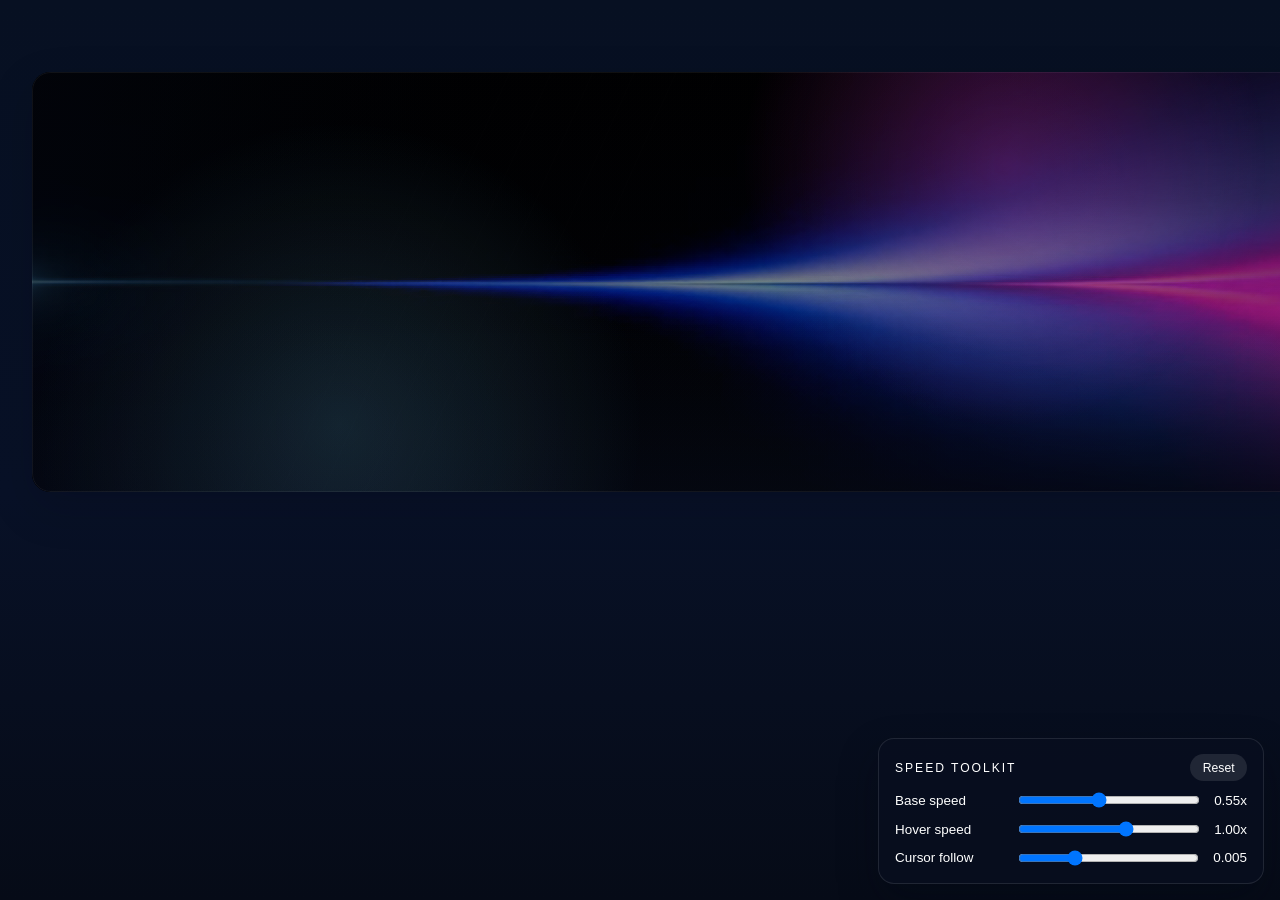
<file: preview/data.html>
<!doctype html>
<html lang="es">
  <head>
    <meta charset="utf-8" />
    <meta name="viewport" content="width=device-width, initial-scale=1" />
    <title>Cirion Hero Data</title>
    <link rel="stylesheet" href="../snippets/cirion-hero.css" />
    <script>
      document.documentElement.dataset.cirionForceMotion = "true";
    </script>
    <style>
      body {
        margin: 0;
        min-height: 100vh;
        background: linear-gradient(180deg, #071022 0%, #081127 55%, #060b17 100%);
        font-family: "Segoe UI", Arial, sans-serif;
      }

      .page-shell {
        width: min(100%, 128rem);
        margin: 0 auto;
        padding: 4.5rem 2rem;
      }

      .speed-toolkit {
        position: fixed;
        right: 1rem;
        bottom: 1rem;
        z-index: 20;
        display: grid;
        gap: 0.55rem;
        width: min(22rem, calc(100vw - 2rem));
        padding: 0.95rem 1rem;
        border-radius: 1rem;
        background: rgba(8, 15, 31, 0.78);
        border: 1px solid rgba(255, 255, 255, 0.1);
        box-shadow: 0 18px 38px rgba(4, 8, 20, 0.34);
        color: white;
      }

      .speed-toolkit__header {
        display: flex;
        align-items: center;
        justify-content: space-between;
        gap: 0.75rem;
      }

      .speed-toolkit__title {
        margin: 0;
        font-size: 0.76rem;
        letter-spacing: 0.16em;
        text-transform: uppercase;
      }

      .speed-toolkit__reset {
        appearance: none;
        border: 0;
        border-radius: 999px;
        padding: 0.42rem 0.78rem;
        background: rgba(255, 255, 255, 0.1);
        color: white;
        font: inherit;
        font-size: 0.76rem;
        cursor: pointer;
      }

      .speed-toolkit__row {
        display: grid;
        grid-template-columns: 6.8rem 1fr auto;
        align-items: center;
        gap: 0.75rem;
      }

      .speed-toolkit__label,
      .speed-toolkit__value {
        font-size: 0.84rem;
      }
    </style>
  </head>
  <body>
    <main class="page-shell">
      <div
        class="cirion-hero cirion-hero--data"
        data-cirion-hero
        data-base-speed="0.55"
        data-hover-speed="1"
        data-cursor-sensitivity="0.005"
        style="
          --video-pos-desktop: 56% 50%;
          --video-pos-tablet: 60% 50%;
          --video-pos-mobile: 68% 50%;
        "
      >
        <div class="cirion-hero__surface">
          <div class="cirion-hero__poster-shell" aria-hidden="true">
            <img
              class="cirion-hero__poster"
              src="../assets/optimized/data/poster.webp"
              alt=""
              loading="eager"
              decoding="async"
            />
          </div>

          <video
            class="cirion-hero__video"
            autoplay
            muted
            loop
            playsinline
            preload="metadata"
            poster="../assets/optimized/data/poster.webp"
            aria-hidden="true"
            tabindex="-1"
          >
            <source src="../assets/optimized/data/video.webm" type="video/webm" />
            <source src="../assets/optimized/data/video.mp4" type="video/mp4" />
          </video>

          <div class="cirion-hero__veil" aria-hidden="true"></div>
          <div class="cirion-hero__mesh" aria-hidden="true"></div>
          <div class="cirion-hero__glow" aria-hidden="true"></div>
          <div class="cirion-hero__safe-zone" aria-hidden="true"></div>
          <div class="cirion-hero__content" hidden aria-hidden="true"></div>
        </div>
      </div>
    </main>

    <div class="speed-toolkit" data-cirion-speed-toolkit>
      <div class="speed-toolkit__header">
        <p class="speed-toolkit__title">Speed toolkit</p>
        <button class="speed-toolkit__reset" type="button" data-speed-reset>Reset</button>
      </div>

      <label class="speed-toolkit__row">
        <span class="speed-toolkit__label">Base speed</span>
        <input data-speed-control="base" type="range" min="0.2" max="1" step="0.05" value="0.55" />
        <span class="speed-toolkit__value" data-speed-output="base">0.55x</span>
      </label>

      <label class="speed-toolkit__row">
        <span class="speed-toolkit__label">Hover speed</span>
        <input data-speed-control="hover" type="range" min="0.4" max="1.4" step="0.05" value="1" />
        <span class="speed-toolkit__value" data-speed-output="hover">1.00x</span>
      </label>

      <label class="speed-toolkit__row">
        <span class="speed-toolkit__label">Cursor follow</span>
        <input data-speed-control="cursor" type="range" min="0.002" max="0.012" step="0.0005" value="0.005" />
        <span class="speed-toolkit__value" data-speed-output="cursor">0.005</span>
      </label>
    </div>

    <script src="../snippets/cirion-hero.js"></script>
  </body>
</html>
</file>
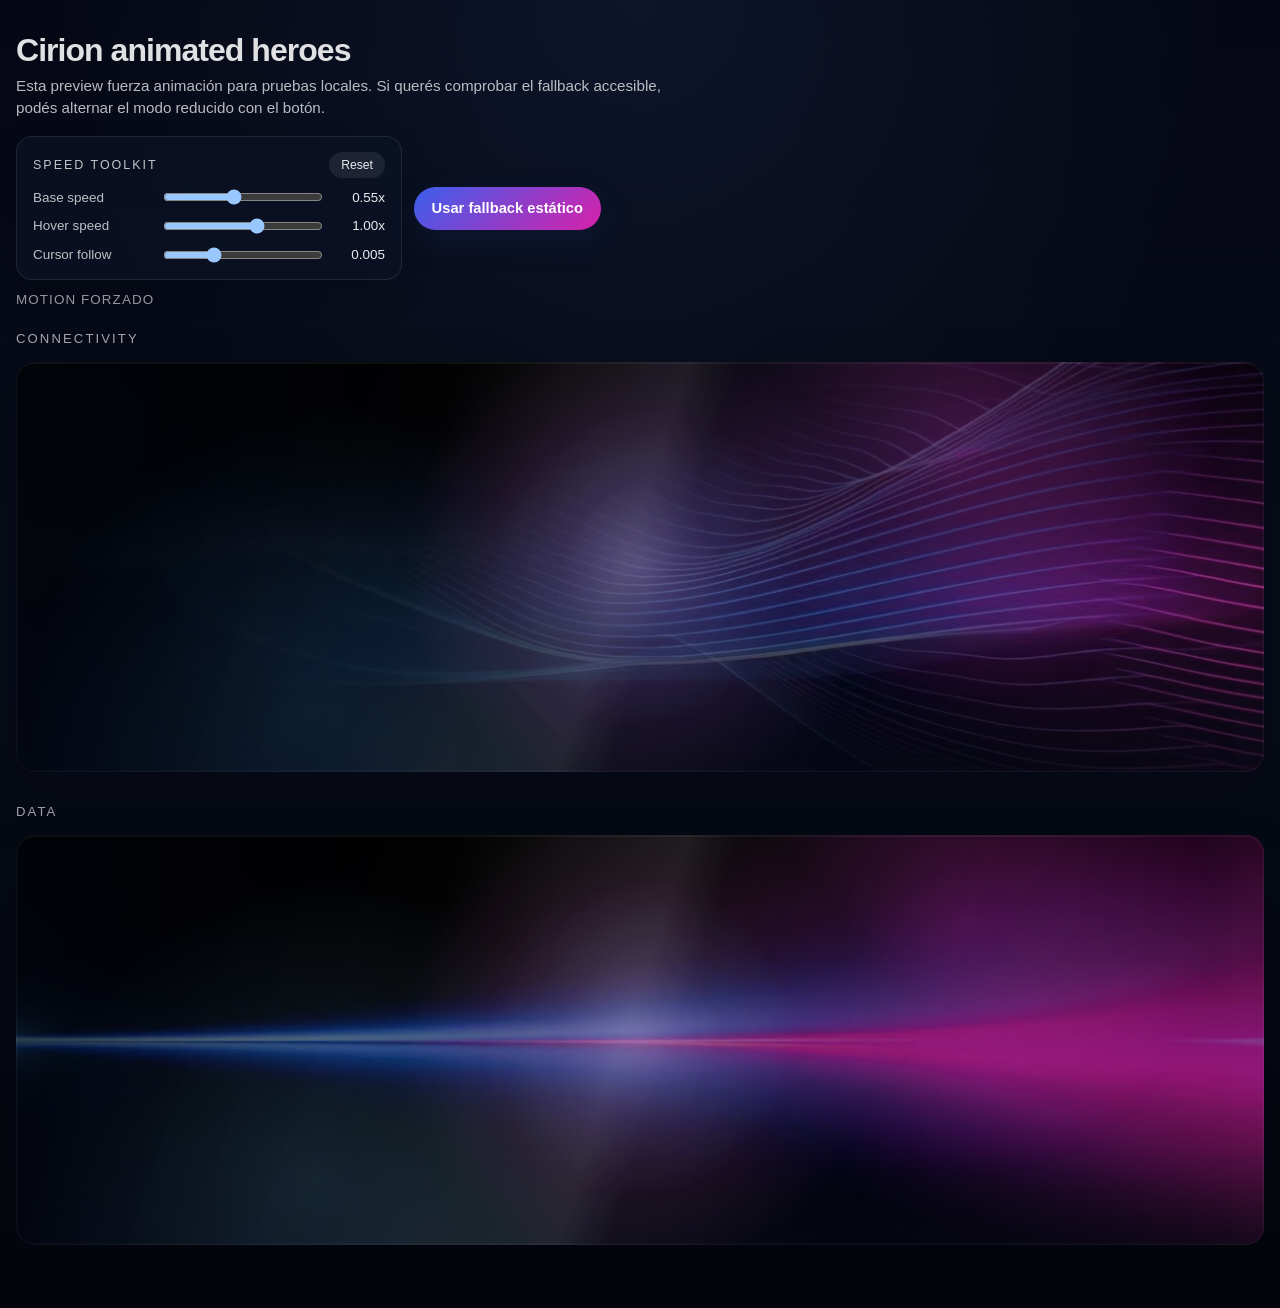
<file: preview/index-experimental.html>
<!doctype html>
<html lang="es">
  <head>
    <meta charset="utf-8" />
    <meta name="viewport" content="width=device-width, initial-scale=1" />
    <title>Cirion Animated Heroes Experimental</title>
    <link rel="stylesheet" href="../snippets/cirion-hero-experimental.css" />
    <script>
      document.documentElement.dataset.cirionForceMotion = "true";
    </script>
    <style>
      :root {
        color-scheme: dark;
      }

      body {
        margin: 0;
        min-height: 100vh;
        font-family: "Segoe UI", Arial, sans-serif;
        background:
          radial-gradient(circle at top, rgba(21, 32, 62, 0.54), transparent 40%),
          linear-gradient(180deg, #050814 0%, #070c18 50%, #03050c 100%);
        color: rgba(255, 255, 255, 0.88);
      }

      .preview-shell {
        width: min(100% - 2rem, 128rem);
        margin: 0 auto;
        padding: 2rem 0 4rem;
      }

      .preview-stack {
        display: grid;
        gap: 2rem;
      }

      .preview-topbar {
        display: flex;
        flex-wrap: wrap;
        align-items: center;
        justify-content: space-between;
        gap: 1rem;
        margin-bottom: 1.5rem;
      }

      .preview-copy {
        display: grid;
        gap: 0.35rem;
      }

      .preview-title {
        margin: 0;
        font-size: clamp(1.3rem, 3vw, 2rem);
        font-weight: 600;
        letter-spacing: -0.03em;
      }

      .preview-note {
        margin: 0;
        max-width: 42rem;
        font-size: 0.95rem;
        line-height: 1.5;
        color: rgba(255, 255, 255, 0.72);
      }

      .preview-actions {
        display: flex;
        flex-wrap: wrap;
        align-items: center;
        gap: 0.75rem;
      }

      .preview-toggle {
        appearance: none;
        border: 0;
        border-radius: 999px;
        background: linear-gradient(135deg, rgba(63, 102, 255, 0.92), rgba(233, 34, 181, 0.92));
        color: white;
        padding: 0.85rem 1.1rem;
        font: inherit;
        font-size: 0.92rem;
        font-weight: 600;
        cursor: pointer;
        box-shadow: 0 12px 28px rgba(22, 33, 76, 0.34);
      }

      .preview-status {
        font-size: 0.84rem;
        letter-spacing: 0.08em;
        text-transform: uppercase;
        color: rgba(255, 255, 255, 0.58);
      }

      .preview-card {
        display: grid;
        gap: 1rem;
      }

      .speed-toolkit {
        display: grid;
        gap: 0.55rem;
        min-width: min(100%, 22rem);
        padding: 0.9rem 1rem;
        border-radius: 1rem;
        background: rgba(12, 18, 37, 0.72);
        border: 1px solid rgba(255, 255, 255, 0.09);
        box-shadow: 0 14px 30px rgba(3, 7, 20, 0.22);
      }

      .speed-toolkit__header {
        display: flex;
        align-items: center;
        justify-content: space-between;
        gap: 0.75rem;
      }

      .speed-toolkit__title {
        margin: 0;
        font-size: 0.78rem;
        letter-spacing: 0.16em;
        text-transform: uppercase;
        color: rgba(255, 255, 255, 0.76);
      }

      .speed-toolkit__reset {
        appearance: none;
        border: 0;
        background: rgba(255, 255, 255, 0.08);
        color: rgba(255, 255, 255, 0.9);
        border-radius: 999px;
        padding: 0.4rem 0.75rem;
        font: inherit;
        font-size: 0.76rem;
        cursor: pointer;
      }

      .speed-toolkit__row {
        display: grid;
        grid-template-columns: 7.2rem 1fr auto;
        align-items: center;
        gap: 0.8rem;
      }

      .speed-toolkit__label {
        font-size: 0.84rem;
        color: rgba(255, 255, 255, 0.74);
      }

      .speed-toolkit__slider {
        width: 100%;
      }

      .speed-toolkit__value {
        min-width: 3.2rem;
        text-align: right;
        font-size: 0.84rem;
        color: rgba(255, 255, 255, 0.92);
      }

      .preview-label {
        margin: 0;
        font-size: 0.82rem;
        letter-spacing: 0.16em;
        text-transform: uppercase;
        color: rgba(255, 255, 255, 0.64);
      }
    </style>
  </head>
  <body>
    <main class="preview-shell">
      <div class="preview-topbar">
        <div class="preview-copy">
          <h1 class="preview-title">Cirion animated heroes</h1>
          <p class="preview-note">
            Esta preview fuerza animación para pruebas locales. Si querés comprobar el fallback accesible, podés alternar el modo reducido con el botón.
          </p>
        </div>

        <div class="preview-actions">
          <div class="speed-toolkit" data-cirion-speed-toolkit>
            <div class="speed-toolkit__header">
              <p class="speed-toolkit__title">Speed toolkit</p>
              <button class="speed-toolkit__reset" type="button" data-speed-reset>
                Reset
              </button>
            </div>

            <label class="speed-toolkit__row">
              <span class="speed-toolkit__label">Base speed</span>
              <input
                class="speed-toolkit__slider"
                data-speed-control="base"
                type="range"
                min="0.2"
                max="1"
                step="0.05"
                value="0.55"
              />
              <span class="speed-toolkit__value" data-speed-output="base">0.55x</span>
            </label>

            <label class="speed-toolkit__row">
              <span class="speed-toolkit__label">Hover speed</span>
              <input
                class="speed-toolkit__slider"
                data-speed-control="hover"
                type="range"
                min="0.4"
                max="1.4"
                step="0.05"
                value="1"
              />
              <span class="speed-toolkit__value" data-speed-output="hover">1.00x</span>
            </label>

            <label class="speed-toolkit__row">
              <span class="speed-toolkit__label">Cursor follow</span>
              <input
                class="speed-toolkit__slider"
                data-speed-control="cursor"
                type="range"
                min="0.002"
                max="0.012"
                step="0.0005"
                value="0.005"
              />
              <span class="speed-toolkit__value" data-speed-output="cursor">0.005</span>
            </label>
          </div>

          <button class="preview-toggle" type="button" data-preview-toggle>
            Usar fallback estático
          </button>
          <span class="preview-status" data-preview-status>Motion forzado</span>
        </div>
      </div>

      <div class="preview-stack">
        <section class="preview-card" aria-label="Connectivity preview">
          <p class="preview-label">Connectivity</p>
          <div
            class="cirion-hero cirion-hero--connectivity"
            data-cirion-hero
            data-base-speed="0.55"
            data-hover-speed="1"
            data-cursor-sensitivity="0.005"
            style="
              --video-pos-desktop: 72% 48%;
              --video-pos-tablet: 78% 48%;
              --video-pos-mobile: 79% 48%;
            "
          >
            <div class="cirion-hero__surface">
              <div class="cirion-hero__poster-shell" aria-hidden="true">
                <img
                  class="cirion-hero__poster"
                  src="../assets/optimized/connectivity/poster.webp"
                  alt=""
                  loading="eager"
                  decoding="async"
                />
              </div>

              <video
                class="cirion-hero__video"
                autoplay
                muted
                loop
                playsinline
                preload="metadata"
                poster="../assets/optimized/connectivity/poster.webp"
                aria-hidden="true"
                tabindex="-1"
              >
                <source src="../assets/optimized/connectivity/video.webm" type="video/webm" />
                <source src="../assets/optimized/connectivity/video.mp4" type="video/mp4" />
              </video>

              <div class="cirion-hero__veil" aria-hidden="true"></div>
              <div class="cirion-hero__mesh" aria-hidden="true"></div>
              <div class="cirion-hero__glow" aria-hidden="true"></div>
              <div class="cirion-hero__safe-zone" aria-hidden="true"></div>
              <div class="cirion-hero__content" hidden aria-hidden="true"></div>
            </div>
          </div>
        </section>

        <section class="preview-card" aria-label="Data preview">
          <p class="preview-label">Data</p>
          <div
            class="cirion-hero cirion-hero--data"
            data-cirion-hero
            data-base-speed="0.55"
            data-hover-speed="1"
            data-cursor-sensitivity="0.005"
            style="
              --video-pos-desktop: 56% 50%;
              --video-pos-tablet: 60% 50%;
              --video-pos-mobile: 68% 50%;
            "
          >
            <div class="cirion-hero__surface">
              <div class="cirion-hero__poster-shell" aria-hidden="true">
                <img
                  class="cirion-hero__poster"
                  src="../assets/optimized/data/poster.webp"
                  alt=""
                  loading="eager"
                  decoding="async"
                />
              </div>

              <video
                class="cirion-hero__video"
                autoplay
                muted
                loop
                playsinline
                preload="metadata"
                poster="../assets/optimized/data/poster.webp"
                aria-hidden="true"
                tabindex="-1"
              >
                <source src="../assets/optimized/data/video.webm" type="video/webm" />
                <source src="../assets/optimized/data/video.mp4" type="video/mp4" />
              </video>

              <div class="cirion-hero__veil" aria-hidden="true"></div>
              <div class="cirion-hero__mesh" aria-hidden="true"></div>
              <div class="cirion-hero__glow" aria-hidden="true"></div>
              <div class="cirion-hero__safe-zone" aria-hidden="true"></div>
              <div class="cirion-hero__content" hidden aria-hidden="true"></div>
            </div>
          </div>
        </section>
      </div>
    </main>

    <script src="../snippets/cirion-hero-experimental.js"></script>
    <script>
      (function () {
        const button = document.querySelector("[data-preview-toggle]");
        const status = document.querySelector("[data-preview-status]");

        if (!button || !status) {
          return;
        }

        function renderPreviewState() {
          const forced = document.documentElement.dataset.cirionForceMotion === "true";
          button.textContent = forced ? "Usar fallback estático" : "Forzar animación";
          status.textContent = forced ? "Motion forzado" : "Fallback accesible";
        }

        button.addEventListener("click", () => {
          const forced = document.documentElement.dataset.cirionForceMotion === "true";
          document.documentElement.dataset.cirionForceMotion = forced ? "false" : "true";
          window.dispatchEvent(new CustomEvent("cirion:motion-override"));
          renderPreviewState();
        });

        renderPreviewState();
      })();
    </script>
  </body>
</html>
</file>
<file: styles.css>
:root {
  --navy-950: #051427;
  --navy-900: #071b33;
  --navy-800: #0c294b;
  --blue-700: #0758c8;
  --blue-600: #0b69e3;
  --blue-100: #e8f1ff;
  --magenta-600: #c52a75;
  --green-700: #16794b;
  --green-100: #e5f6ed;
  --amber-700: #925300;
  --amber-100: #fff1d7;
  --red-700: #a82626;
  --red-100: #fdeaea;
  --ink: #172235;
  --muted: #5b677a;
  --line: #d8e0eb;
  --surface: #ffffff;
  --canvas: #f3f6fa;
  --font-sans: "Inter", "Segoe UI", sans-serif;
  --font-mono: "JetBrains Mono", Consolas, monospace;
  --sidebar: 264px;
  --topbar: 64px;
  --radius: 8px;
}

* { box-sizing: border-box; }
html { scroll-behavior: smooth; scroll-padding-top: 96px; overflow-x: clip; }
body { margin: 0; background: var(--canvas); color: var(--ink); font-family: var(--font-sans); font-size: 15px; line-height: 1.55; overflow-x: clip; }
button, a { font: inherit; }
a { color: inherit; }
button { cursor: pointer; }
.skip-link { position: fixed; left: 12px; top: -60px; z-index: 100; padding: 10px 14px; background: var(--surface); color: var(--navy-900); border: 2px solid var(--blue-700); }
.skip-link:focus { top: 12px; }
:focus-visible { outline: 3px solid #f0a800; outline-offset: 3px; }

.app-shell { min-height: 100vh; }
.sidebar { position: fixed; inset: 0 auto 0 0; width: var(--sidebar); z-index: 30; display: flex; flex-direction: column; background: var(--navy-900); color: #eaf2ff; border-right: 1px solid #183756; }
.brand { padding: 24px 22px 20px; border-bottom: 1px solid #1c3957; }
.brand-mark { font-size: 30px; line-height: 1; font-weight: 700; letter-spacing: -2px; color: #f7fbff; }
.brand-mark span { color: #e63a91; }
.brand-product { margin-top: 10px; font-size: 12px; font-weight: 600; color: #bcd0ea; }
.environment { display: flex; align-items: center; gap: 7px; margin-top: 14px; color: #9fb5d0; font-size: 11px; text-transform: uppercase; letter-spacing: .07em; }
.environment > span:first-child { width: 7px; height: 7px; background: #55d698; border-radius: 50%; }
.nav { padding: 16px 10px; flex: 1; }
.nav a { display: grid; grid-template-columns: 30px 1fr; align-items: center; gap: 8px; min-height: 42px; padding: 8px 12px; margin: 2px 0; border-left: 3px solid transparent; border-radius: 4px; color: #c6d7eb; text-decoration: none; font-size: 13px; font-weight: 500; }
.nav a:hover { background: #0e2b4b; color: #fff; }
.nav a.active { border-left-color: #4ca4ff; background: #10345c; color: #fff; }
.nav-index { color: #7792b2; font-family: var(--font-mono); font-size: 10px; }
.nav a.active .nav-index { color: #74b9ff; }
.sidebar-footer { padding: 16px 18px 20px; border-top: 1px solid #1c3957; }
.sim-link { display: flex; justify-content: space-between; align-items: center; padding: 10px 12px; border: 1px solid #476889; border-radius: 5px; color: #fff; text-decoration: none; font-size: 13px; font-weight: 600; }
.sim-link:hover { background: #12385f; border-color: #7aa4d0; }
.sidebar-footer p { margin: 12px 2px 0; color: #8fa6c0; font-size: 11px; line-height: 1.45; }

.workspace { min-height: 100vh; margin-left: var(--sidebar); }
.topbar { position: sticky; top: 0; z-index: 20; height: var(--topbar); display: flex; align-items: center; justify-content: space-between; padding: 0 32px; background: rgba(255,255,255,.96); border-bottom: 1px solid var(--line); backdrop-filter: blur(10px); }
.breadcrumb { display: flex; align-items: center; gap: 9px; color: var(--muted); font-size: 12px; }
.breadcrumb strong { color: var(--ink); font-weight: 600; }
.breadcrumb strong::before { content: "/"; margin-right: 9px; color: #9aa7b8; font-weight: 400; }
.topbar-actions { display: flex; align-items: center; gap: 14px; }
.scope-badge { padding: 5px 8px; border-radius: 3px; background: var(--blue-100); color: #064fae; font-size: 11px; font-weight: 700; }
.language-switcher { display: flex; border: 1px solid #c8d3e0; border-radius: 5px; overflow: hidden; }
.language-switcher button { min-width: 38px; height: 32px; border: 0; border-right: 1px solid #c8d3e0; background: #fff; color: #526176; font-size: 11px; font-weight: 700; }
.language-switcher button:last-child { border-right: 0; }
.language-switcher button:hover { background: #eef3f9; }
.language-switcher button[aria-pressed="true"] { background: var(--navy-900); color: #fff; }
.menu-button { display: none; width: 42px; height: 42px; padding: 10px; border: 1px solid var(--line); background: #fff; border-radius: 5px; }
.menu-button span { display: block; height: 2px; margin: 4px 0; background: var(--navy-900); }
.sandbox-banner { display: flex; align-items: center; gap: 10px; min-height: 38px; padding: 8px 32px; background: #edf4fc; border-bottom: 1px solid #cddff3; color: #315676; font-size: 12px; }
.sandbox-banner > span { display: grid; place-items: center; width: 18px; height: 18px; border: 1px solid #6b96bd; border-radius: 50%; font-size: 11px; font-weight: 700; }
.sandbox-banner p { margin: 0; }

main { max-width: 1320px; margin: 0 auto; padding: 0 36px 72px; }
.section { scroll-margin-top: 96px; }
.hero { display: grid; grid-template-columns: minmax(0, 1.5fr) minmax(320px, .75fr); gap: clamp(36px, 7vw, 92px); align-items: center; min-height: 560px; padding: 64px 0 72px; border-bottom: 1px solid var(--line); }
.hero-copy { max-width: 720px; }
.eyebrow, .section-number, .callout-label, .closing-panel span { margin: 0 0 14px; color: var(--blue-700); font-family: var(--font-mono); font-size: 11px; font-weight: 600; letter-spacing: .1em; }
h1 { max-width: 780px; margin: 0; color: var(--navy-950); font-size: clamp(42px, 5.2vw, 72px); line-height: .99; letter-spacing: -.055em; overflow-wrap: anywhere; }
.hero-lead { max-width: 700px; margin: 26px 0 0; color: #45546a; font-size: clamp(17px, 1.5vw, 20px); line-height: 1.55; }
.hero-actions { display: flex; flex-wrap: wrap; gap: 10px; margin-top: 32px; }
.button { display: inline-flex; align-items: center; justify-content: space-between; gap: 22px; min-height: 44px; padding: 10px 16px; border: 1px solid transparent; border-radius: 5px; text-decoration: none; font-size: 13px; font-weight: 700; white-space: nowrap; }
.button.primary { background: var(--blue-700); color: #fff; }
.button.primary:hover { background: #064aa8; }
.button.secondary { border-color: #aebccd; background: #fff; color: var(--navy-900); }
.button.secondary:hover { border-color: #6d8198; background: #f8fafc; }
.case-snapshot { border: 1px solid #bfcbd9; border-radius: var(--radius); background: var(--surface); box-shadow: 0 12px 30px rgba(30,58,90,.08); }
.snapshot-head { display: flex; justify-content: space-between; align-items: center; padding: 14px 16px; border-bottom: 1px solid var(--line); color: #657286; font-size: 10px; font-weight: 700; letter-spacing: .08em; }
.status-dot { display: inline-flex; align-items: center; gap: 6px; color: var(--green-700); letter-spacing: 0; text-transform: none; }
.status-dot::before { content: ""; width: 7px; height: 7px; border-radius: 50%; background: #28a36b; }
.case-snapshot dl { margin: 0; }
.case-snapshot dl div { display: grid; grid-template-columns: 42% 1fr; gap: 14px; padding: 14px 16px; border-bottom: 1px solid #e7ebf1; }
.case-snapshot dl div:last-child { border-bottom: 0; }
.case-snapshot dt { color: #667386; font-size: 12px; }
.case-snapshot dd { margin: 0; color: var(--ink); font-size: 12px; font-weight: 600; }

.content-section { padding: 72px 0; border-bottom: 1px solid var(--line); }
.section-heading { display: grid; grid-template-columns: minmax(280px, .8fr) minmax(320px, 1fr); gap: clamp(32px, 8vw, 110px); align-items: end; margin-bottom: 40px; }
.section-number { margin-bottom: 10px; color: var(--magenta-600); }
h2 { margin: 0; color: var(--navy-950); font-size: clamp(30px, 3vw, 44px); line-height: 1.08; letter-spacing: -.035em; overflow-wrap: anywhere; }
.section-heading > p { max-width: 620px; margin: 0; color: var(--muted); font-size: 16px; }

.journey { display: grid; grid-template-columns: repeat(5, minmax(140px, 1fr)); border: 1px solid #bfcbd9; border-radius: var(--radius); overflow: hidden; background: #fff; }
.journey-step { position: relative; min-height: 220px; padding: 22px 18px; border-right: 1px solid var(--line); }
.journey-step:last-child { border-right: 0; }
.journey-step::after { content: "→"; position: absolute; right: -13px; top: 30px; z-index: 2; display: grid; place-items: center; width: 26px; height: 26px; border: 1px solid #bfcbd9; border-radius: 50%; background: #fff; color: var(--blue-700); }
.journey-step:last-child::after { display: none; }
.step-top { display: flex; justify-content: space-between; align-items: center; gap: 8px; }
.step-number { font-family: var(--font-mono); color: #7d8a9c; font-size: 10px; }
.step-system { padding: 3px 6px; background: #eef3f8; border-radius: 3px; color: #44566b; font-size: 9px; font-weight: 700; text-transform: uppercase; }
.journey-step h3 { margin: 24px 0 10px; font-size: 16px; line-height: 1.25; }
.journey-step p { margin: 0; color: var(--muted); font-size: 12px; }
.step-owner { display: block; margin-top: 18px; color: var(--blue-700); font-size: 10px; font-weight: 700; text-transform: uppercase; letter-spacing: .05em; }
.flow-legend { display: grid; grid-template-columns: repeat(3, 1fr); gap: 16px; margin-top: 18px; }
.legend-item { padding: 14px 16px; border-left: 3px solid var(--blue-700); background: #eaf2fc; color: #3d536d; font-size: 12px; }
.legend-item strong { display: block; margin-bottom: 3px; color: var(--navy-900); }

.decision-map { display: grid; grid-template-columns: 1fr 48px 1fr; align-items: stretch; }
.decision-branch { border: 1px solid #bfcbd9; border-radius: var(--radius); background: #fff; overflow: hidden; }
.branch-head { padding: 20px 22px; border-bottom: 1px solid var(--line); }
.branch-head small { color: var(--muted); font-size: 10px; font-weight: 700; letter-spacing: .06em; }
.branch-head h3 { margin: 6px 0 0; font-size: 21px; }
.branch-steps { list-style: none; margin: 0; padding: 8px 22px 12px; counter-reset: branch; }
.branch-steps li { position: relative; padding: 14px 0 14px 32px; border-bottom: 1px solid #e8edf3; color: #46566c; font-size: 13px; counter-increment: branch; }
.branch-steps li:last-child { border-bottom: 0; }
.branch-steps li::before { content: counter(branch); position: absolute; left: 0; top: 14px; display: grid; place-items: center; width: 20px; height: 20px; border-radius: 50%; background: #e8f1ff; color: var(--blue-700); font-family: var(--font-mono); font-size: 9px; }
.branch-outcome { display: flex; justify-content: space-between; align-items: center; gap: 16px; padding: 16px 22px; background: var(--green-100); color: var(--green-700); font-size: 12px; font-weight: 700; }
.branch-outcome span:last-child { white-space: nowrap; }
.decision-or { align-self: center; justify-self: center; display: grid; place-items: center; width: 36px; height: 36px; border: 1px solid #bac6d5; border-radius: 50%; background: var(--canvas); color: #66758a; font-size: 10px; font-weight: 700; }

.role-tabs { display: flex; flex-wrap: wrap; gap: 6px; margin-bottom: 12px; }
.role-tabs button { min-height: 38px; padding: 8px 13px; border: 1px solid #bfcbd9; border-radius: 4px; background: #fff; color: #4a5a6f; font-size: 12px; font-weight: 600; }
.role-tabs button:hover { border-color: #7b8fa7; }
.role-tabs button[aria-selected="true"] { border-color: var(--navy-900); background: var(--navy-900); color: #fff; }
.role-panel { min-height: 270px; display: grid; grid-template-columns: minmax(220px, .7fr) 1.3fr; gap: 48px; padding: 32px; border: 1px solid #bfcbd9; border-radius: var(--radius); background: #fff; }
.role-identity small { color: var(--blue-700); font-family: var(--font-mono); font-size: 10px; letter-spacing: .07em; }
.role-identity h3 { margin: 12px 0 8px; font-size: 25px; }
.role-identity p { margin: 0; color: var(--muted); font-size: 13px; }
.role-responsibilities { display: grid; gap: 0; }
.role-task { display: grid; grid-template-columns: 28px 1fr; gap: 12px; padding: 12px 0; border-bottom: 1px solid #e5eaf0; }
.role-task:last-child { border-bottom: 0; }
.role-task span { display: grid; place-items: center; width: 22px; height: 22px; border-radius: 50%; background: var(--blue-100); color: var(--blue-700); font-size: 11px; font-weight: 700; }
.role-task p { margin: 0; color: #405168; font-size: 13px; }

.controls-layout { display: grid; grid-template-columns: minmax(0, 1.2fr) minmax(300px, .8fr); gap: 24px; }
.checklist { border: 1px solid #bfcbd9; border-radius: var(--radius); background: #fff; }
.control-item { display: grid; grid-template-columns: 34px 1fr; gap: 12px; padding: 18px 20px; border-bottom: 1px solid #e5eaf0; }
.control-item:last-child { border-bottom: 0; }
.control-check { display: grid; place-items: center; width: 25px; height: 25px; border: 1px solid #6cad8b; border-radius: 4px; background: var(--green-100); color: var(--green-700); font-weight: 700; }
.control-item strong { display: block; margin-bottom: 3px; font-size: 13px; }
.control-item p { margin: 0; color: var(--muted); font-size: 12px; }
.control-callout { display: flex; flex-direction: column; justify-content: space-between; min-height: 330px; padding: 28px; background: var(--navy-900); color: #fff; border-radius: var(--radius); }
.callout-label { color: #7fbcff; }
.control-callout blockquote { margin: 0; font-size: clamp(20px, 2.2vw, 30px); line-height: 1.25; font-weight: 600; letter-spacing: -.025em; }
.system-chain { display: flex; align-items: center; justify-content: space-between; gap: 10px; margin-top: 32px; color: #b8cbe2; font-family: var(--font-mono); font-size: 10px; }
.system-chain i { color: #5ea8f2; font-style: normal; }

.troubleshooting { border-top: 1px solid #aebccd; }
.trouble-item { border-bottom: 1px solid #cbd5e1; }
.trouble-question { width: 100%; display: grid; grid-template-columns: 28px 1fr 24px; gap: 12px; align-items: center; padding: 18px 4px; border: 0; background: transparent; color: var(--ink); text-align: left; }
.trouble-question:hover { color: var(--blue-700); }
.trouble-question > span:first-child { color: #8a98aa; font-family: var(--font-mono); font-size: 10px; }
.trouble-question strong { font-size: 14px; }
.trouble-question i { font-style: normal; font-size: 20px; transition: transform .2s ease; }
.trouble-question[aria-expanded="true"] i { transform: rotate(45deg); }
.trouble-answer-wrap { display: grid; grid-template-rows: 0fr; transition: grid-template-rows .25s ease; }
.trouble-answer-wrap.open { grid-template-rows: 1fr; }
.trouble-answer { min-height: 0; overflow: hidden; }
.trouble-answer-inner { display: grid; grid-template-columns: 1fr 1fr; gap: 30px; padding: 0 44px 22px; color: var(--muted); font-size: 13px; }
.trouble-answer-inner strong { color: var(--ink); }
.trouble-answer-inner p { margin: 5px 0 0; }

.glossary { display: grid; grid-template-columns: repeat(3, 1fr); border-top: 1px solid #bfcbd9; border-left: 1px solid #bfcbd9; }
.term { min-height: 150px; padding: 20px; border-right: 1px solid #bfcbd9; border-bottom: 1px solid #bfcbd9; background: #fff; }
.term dt { margin: 0 0 10px; color: var(--navy-900); font-family: var(--font-mono); font-size: 12px; font-weight: 700; }
.term dd { margin: 0; color: var(--muted); font-size: 12px; }
.closing-panel { display: flex; justify-content: space-between; align-items: end; gap: 32px; margin-top: 32px; padding: 32px; border-radius: var(--radius); background: var(--blue-700); color: #fff; }
.closing-panel span { color: #cce4ff; }
.closing-panel h3 { max-width: 650px; margin: 0; font-size: clamp(24px, 2.5vw, 34px); line-height: 1.15; }
.closing-panel p { margin: 10px 0 0; color: #dbeaff; }
.button.light { flex-shrink: 0; background: #fff; color: var(--blue-700); }
.button.light:hover { background: #edf5ff; }

footer { display: flex; justify-content: space-between; gap: 20px; max-width: 1320px; margin: 0 auto; padding: 26px 36px; color: #6f7d90; font-size: 11px; }
.sidebar-scrim { position: fixed; inset: 0; z-index: 25; background: rgba(2,12,24,.55); }

@media (max-width: 1100px) {
  .journey { grid-template-columns: 1fr 1fr; }
  .journey-step { min-height: 190px; border-bottom: 1px solid var(--line); }
  .journey-step:nth-child(2n) { border-right: 0; }
  .journey-step::after { display: none; }
  .journey-step:last-child { grid-column: 1 / -1; }
  .glossary { grid-template-columns: 1fr 1fr; }
}

@media (max-width: 860px) {
  :root { --sidebar: 280px; }
  .sidebar { transform: translateX(-100%); transition: transform .25s ease-out; }
  .sidebar.open { transform: translateX(0); }
  .workspace { margin-left: 0; }
  .menu-button { display: block; }
  .breadcrumb > span { display: none; }
  .breadcrumb strong::before { display: none; }
  .hero { grid-template-columns: 1fr; min-height: auto; }
  .case-snapshot { max-width: 580px; }
  .section-heading { grid-template-columns: 1fr; gap: 18px; }
  .controls-layout { grid-template-columns: 1fr; }
  .control-callout { min-height: 280px; }
}

@media (max-width: 620px) {
  html { scroll-padding-top: 84px; }
  .topbar { height: 58px; padding: 0 16px; }
  .scope-badge { display: none; }
  .language-switcher button { min-width: 34px; height: 30px; }
  .sandbox-banner { padding: 8px 16px; }
  main { padding: 0 18px 48px; }
  .hero { gap: 34px; padding: 48px 0 52px; }
  h1 { font-size: clamp(38px, 13vw, 54px); }
  .hero-actions { flex-direction: column; align-items: stretch; }
  .button { width: 100%; }
  .content-section { padding: 54px 0; }
  .journey, .flow-legend, .glossary { grid-template-columns: 1fr; }
  .journey-step, .journey-step:nth-child(2n) { min-height: 0; border-right: 0; }
  .journey-step:last-child { grid-column: auto; }
  .decision-map { grid-template-columns: 1fr; gap: 12px; }
  .decision-or { margin: -2px auto; }
  .role-tabs { display: grid; grid-template-columns: 1fr 1fr; }
  .role-tabs button { white-space: normal; }
  .role-panel { grid-template-columns: 1fr; gap: 24px; padding: 22px; }
  .trouble-answer-inner { grid-template-columns: 1fr; gap: 16px; padding-left: 4px; padding-right: 4px; }
  .closing-panel { align-items: stretch; flex-direction: column; padding: 24px; }
  footer { flex-direction: column; padding: 24px 18px; }
}

@media (prefers-reduced-motion: reduce) {
  html { scroll-behavior: auto; }
  *, *::before, *::after { animation-duration: .01ms !important; transition-duration: .01ms !important; }
}

@media print {
  .sidebar, .topbar, .sandbox-banner, .hero-actions, .role-tabs, .closing-panel .button { display: none !important; }
  .workspace { margin: 0; }
  main { max-width: none; padding: 0; }
  .hero { min-height: auto; padding-top: 20px; }
  .role-panel { display: block; }
  .trouble-answer-wrap { grid-template-rows: 1fr; }
}
</file>
<file: snippets/cirion-hero.css>
.cirion-hero {
  --hero-bg: oklch(0.13 0.022 275);
  --surface-top: color-mix(in oklab, var(--hero-bg) 84%, white 8%);
  --surface-bottom: color-mix(in oklab, var(--hero-bg) 88%, black 12%);
  --hero-top-filter: linear-gradient(
    180deg,
    rgba(0, 0, 0, 0.7) 0,
    rgba(0, 0, 0, 0.56) 30%,
    rgba(0, 0, 0, 0.28) 56%,
    rgba(0, 0, 0, 0.08) 100%
  );
  --accent-a: oklch(0.73 0.15 248);
  --accent-b: oklch(0.7 0.24 337);
  --accent-c: oklch(0.55 0.13 18);
  --video-pos-desktop: 50% 50%;
  --video-pos-tablet: var(--video-pos-desktop);
  --video-pos-mobile: var(--video-pos-tablet);
  --safe-zone-overlay: linear-gradient(
    90deg,
    rgba(3, 8, 20, 0.38) 0,
    rgba(3, 8, 20, 0.18) 20%,
    rgba(3, 8, 20, 0.06) 38%,
    transparent 100%
  );
  position: relative;
  display: block;
  width: 100%;
  max-width: min(100%, 96rem);
  aspect-ratio: 64 / 21;
  margin: 0 auto;
  container-type: inline-size;
  isolation: isolate;
}

.cirion-hero *,
.cirion-hero *::before,
.cirion-hero *::after {
  box-sizing: border-box;
}

.cirion-hero__surface {
  position: relative;
  width: 100%;
  height: 100%;
  overflow: hidden;
  isolation: isolate;
  border-radius: clamp(0.75rem, 1.8vw, 1.15rem);
  background:
    radial-gradient(circle at 18% 18%, color-mix(in oklab, var(--accent-a) 14%, transparent) 0, transparent 36%),
    radial-gradient(circle at 82% 22%, color-mix(in oklab, var(--accent-b) 12%, transparent) 0, transparent 34%),
    linear-gradient(180deg, var(--surface-top), var(--surface-bottom));
  box-shadow:
    0 16px 44px rgba(4, 7, 18, 0.18),
    inset 0 -18px 48px rgba(5, 7, 16, 0.28);
}

.cirion-hero__surface::before,
.cirion-hero__surface::after {
  content: "";
  position: absolute;
  pointer-events: none;
}

.cirion-hero__surface::before {
  inset: 0;
  border-radius: inherit;
  border: 1px solid rgba(255, 255, 255, 0.06);
  z-index: 7;
}

.cirion-hero__surface::after {
  inset: auto 0 0 0;
  height: 42%;
  background: linear-gradient(180deg, transparent 0, rgba(5, 8, 18, 0.28) 44%, rgba(5, 8, 18, 0.8) 100%);
  z-index: 4;
}

.cirion-hero__poster-shell,
.cirion-hero__video {
  position: absolute;
  inset: 0;
  width: 100%;
  height: 100%;
}

.cirion-hero__poster,
.cirion-hero__video {
  display: block;
  width: 100%;
  height: 100%;
  object-fit: cover;
  object-position: var(--video-pos-desktop);
}

.cirion-hero__poster-shell {
  z-index: 1;
  opacity: 1;
  transition: opacity 720ms cubic-bezier(0.16, 1, 0.3, 1);
}

.cirion-hero__poster {
  filter: saturate(1.04) contrast(1.04);
  transform: scale(1.015);
}

.cirion-hero__video {
  z-index: 2;
  opacity: 0;
  transform: scale(1.035);
  transition:
    opacity 720ms cubic-bezier(0.16, 1, 0.3, 1),
    transform 1200ms cubic-bezier(0.16, 1, 0.3, 1);
  will-change: opacity, transform;
}

.cirion-hero.is-ready .cirion-hero__video {
  opacity: 1;
  transform: scale(1.012);
}

.cirion-hero.is-ready .cirion-hero__poster-shell {
  opacity: 0;
}

.cirion-hero__veil,
.cirion-hero__mesh,
.cirion-hero__glow,
.cirion-hero__safe-zone {
  position: absolute;
  inset: 0;
  pointer-events: none;
}

.cirion-hero__veil {
  z-index: 3;
  background:
    var(--hero-top-filter),
    linear-gradient(105deg, rgba(3, 9, 22, 0.3) 0, transparent 28%),
    radial-gradient(circle at 84% 22%, color-mix(in oklab, var(--accent-b) 20%, transparent) 0, transparent 28%),
    linear-gradient(180deg, rgba(5, 10, 24, 0.1) 0, rgba(5, 10, 24, 0.34) 100%);
}

.cirion-hero__mesh {
  z-index: 5;
  opacity: 0.16;
  background:
    linear-gradient(125deg, transparent 0 22%, rgba(255, 255, 255, 0.022) 36%, transparent 50%),
    repeating-linear-gradient(
      114deg,
      transparent 0 18px,
      rgba(255, 255, 255, 0.022) 18px 19px,
      transparent 19px 38px
    );
  mask-image: linear-gradient(118deg, transparent 0, rgba(0, 0, 0, 0.68) 18%, black 100%);
}

.cirion-hero__glow {
  z-index: 6;
  background:
    radial-gradient(circle at 76% 22%, color-mix(in oklab, var(--accent-b) 24%, transparent) 0, transparent 26%),
    radial-gradient(circle at 24% 84%, color-mix(in oklab, var(--accent-a) 18%, transparent) 0, transparent 30%);
  opacity: 0.92;
}

.cirion-hero__safe-zone {
  z-index: 6;
  background: var(--safe-zone-overlay);
}

.cirion-hero__content {
  position: absolute;
  inset: 0 auto 0 0;
  z-index: 8;
  width: min(38%, 19rem);
  padding: clamp(1.5rem, 5cqi, 2rem);
  display: grid;
  align-content: end;
  visibility: hidden;
  pointer-events: none;
}

.cirion-hero--connectivity {
  --hero-bg: oklch(0.12 0.024 272);
  --accent-a: oklch(0.72 0.16 248);
  --accent-b: oklch(0.72 0.26 338);
  --accent-c: oklch(0.54 0.15 18);
  --safe-zone-overlay: linear-gradient(
    90deg,
    rgba(4, 9, 22, 0.42) 0,
    rgba(4, 9, 22, 0.18) 22%,
    rgba(4, 9, 22, 0.05) 38%,
    transparent 100%
  );
}

.cirion-hero--data {
  --hero-bg: oklch(0.11 0.02 262);
  --accent-a: oklch(0.83 0.11 230);
  --accent-b: oklch(0.73 0.28 339);
  --accent-c: oklch(0.64 0.11 270);
  --safe-zone-overlay: linear-gradient(
    90deg,
    rgba(4, 8, 22, 0.34) 0,
    rgba(4, 8, 22, 0.16) 18%,
    rgba(4, 8, 22, 0.05) 34%,
    transparent 100%
  );
}

@media (max-width: 1024px) {
  .cirion-hero {
    aspect-ratio: 16 / 7;
  }

  .cirion-hero__poster,
  .cirion-hero__video {
    object-position: var(--video-pos-tablet);
  }
}

@media (max-width: 767px) {
  .cirion-hero {
    width: min(100%, 25rem);
    aspect-ratio: 1 / 1;
  }

  .cirion-hero__surface {
    border-radius: 1rem;
  }

  .cirion-hero__poster,
  .cirion-hero__video {
    object-position: var(--video-pos-mobile);
  }

  .cirion-hero__mesh {
    opacity: 0.18;
  }
}

@container (max-width: 36rem) {
  .cirion-hero__safe-zone {
    opacity: 0.64;
  }

  .cirion-hero__surface::after {
    height: 46%;
  }
}

@media (prefers-reduced-motion: reduce) {
  .cirion-hero__video {
    display: none;
  }

  .cirion-hero__poster-shell {
    opacity: 1 !important;
  }
}

html[data-cirion-force-motion="true"] .cirion-hero__video {
  display: block !important;
}

html[data-cirion-force-motion="true"] .cirion-hero.is-ready .cirion-hero__poster-shell {
  opacity: 0 !important;
}
</file>
<file: snippets/cirion-hero-experimental.css>
.cirion-hero {
  --hero-bg: oklch(0.13 0.022 275);
  --surface-top: color-mix(in oklab, var(--hero-bg) 84%, white 8%);
  --surface-bottom: color-mix(in oklab, var(--hero-bg) 88%, black 12%);
  --hero-top-filter: linear-gradient(
    180deg,
    rgba(0, 0, 0, 0.7) 0,
    rgba(0, 0, 0, 0.56) 30%,
    rgba(0, 0, 0, 0.28) 56%,
    rgba(0, 0, 0, 0.08) 100%
  );
  --accent-a: oklch(0.73 0.15 248);
  --accent-b: oklch(0.7 0.24 337);
  --accent-c: oklch(0.55 0.13 18);
  --pointer-x: 50%;
  --pointer-y: 50%;
  --tilt-x: 0deg;
  --tilt-y: 0deg;
  --surface-scale: 1;
  --lift-y: 0px;
  --surface-saturate: 1;
  --video-scale: 1.035;
  --media-shift-x: 0px;
  --media-shift-y: 0px;
  --mesh-shift-x: 0px;
  --mesh-shift-y: 0px;
  --veil-shift-x: 0px;
  --veil-shift-y: 0px;
  --glow-shift-x: 0px;
  --glow-shift-y: 0px;
  --sheen-shift-x: 0px;
  --sheen-shift-y: 0px;
  --glow-opacity: 0.92;
  --mesh-opacity: 0.16;
  --veil-opacity: 1;
  --border-opacity: 0.86;
  --surface-shadow-opacity: 0.18;
  --surface-inner-shadow-opacity: 0.28;
  --edge-shadow-opacity: 0.08;
  --sheen-opacity: 0.12;
  --cursor-spark-opacity: 0;
  --video-pos-desktop: 50% 50%;
  --video-pos-tablet: var(--video-pos-desktop);
  --video-pos-mobile: var(--video-pos-tablet);
  --safe-zone-overlay: linear-gradient(
    90deg,
    rgba(3, 8, 20, 0.38) 0,
    rgba(3, 8, 20, 0.18) 20%,
    rgba(3, 8, 20, 0.06) 38%,
    transparent 100%
  );
  position: relative;
  display: block;
  width: 100%;
  max-width: min(100%, 96rem);
  aspect-ratio: 64 / 21;
  margin: 0 auto;
  container-type: inline-size;
  isolation: isolate;
  perspective: 1800px;
  perspective-origin: 50% 50%;
}

.cirion-hero *,
.cirion-hero *::before,
.cirion-hero *::after {
  box-sizing: border-box;
}

.cirion-hero__surface {
  position: relative;
  width: 100%;
  height: 100%;
  overflow: hidden;
  isolation: isolate;
  border-radius: clamp(0.75rem, 1.8vw, 1.15rem);
  transform-origin: 50% 50%;
  transform-style: preserve-3d;
  transform:
    translate3d(0, var(--lift-y), 0)
    rotateX(var(--tilt-x))
    rotateY(var(--tilt-y))
    scale(var(--surface-scale));
  background:
    radial-gradient(circle at 18% 18%, color-mix(in oklab, var(--accent-a) 14%, transparent) 0, transparent 36%),
    radial-gradient(circle at 82% 22%, color-mix(in oklab, var(--accent-b) 12%, transparent) 0, transparent 34%),
    linear-gradient(180deg, var(--surface-top), var(--surface-bottom));
  box-shadow:
    0 16px 44px rgba(4, 7, 18, var(--surface-shadow-opacity)),
    0 30px 80px rgba(8, 17, 42, var(--edge-shadow-opacity)),
    inset 0 -18px 48px rgba(5, 7, 16, var(--surface-inner-shadow-opacity));
  filter: saturate(var(--surface-saturate));
  transition:
    transform 700ms cubic-bezier(0.16, 1, 0.3, 1),
    box-shadow 500ms cubic-bezier(0.16, 1, 0.3, 1),
    filter 500ms cubic-bezier(0.16, 1, 0.3, 1);
  will-change: transform, box-shadow, filter;
}

.cirion-hero__surface::before,
.cirion-hero__surface::after {
  content: "";
  position: absolute;
  pointer-events: none;
}

.cirion-hero__surface::before {
  inset: 0;
  border-radius: inherit;
  border: 1px solid rgba(255, 255, 255, 0.06);
  opacity: var(--border-opacity);
  box-shadow:
    inset 0 1px 0 rgba(255, 255, 255, 0.05),
    inset 0 0 0 1px rgba(255, 255, 255, 0.02),
    0 10px 34px rgba(255, 255, 255, 0.035);
  transition:
    opacity 420ms cubic-bezier(0.16, 1, 0.3, 1),
    box-shadow 420ms cubic-bezier(0.16, 1, 0.3, 1);
  z-index: 7;
}

.cirion-hero__surface::after {
  inset: auto 0 0 0;
  height: 42%;
  background: linear-gradient(180deg, transparent 0, rgba(5, 8, 18, 0.28) 44%, rgba(5, 8, 18, 0.8) 100%);
  z-index: 4;
}

.cirion-hero__poster-shell,
.cirion-hero__video {
  position: absolute;
  inset: 0;
  width: 100%;
  height: 100%;
}

.cirion-hero__poster,
.cirion-hero__video {
  display: block;
  width: 100%;
  height: 100%;
  object-fit: cover;
  object-position: var(--video-pos-desktop);
}

.cirion-hero__poster-shell {
  z-index: 1;
  opacity: 1;
  transition: opacity 720ms cubic-bezier(0.16, 1, 0.3, 1);
}

.cirion-hero__poster {
  filter: saturate(1.04) contrast(1.04);
  transform: translate3d(var(--media-shift-x), var(--media-shift-y), 0) scale(1.018);
  transition: transform 900ms cubic-bezier(0.16, 1, 0.3, 1);
}

.cirion-hero__video {
  z-index: 2;
  opacity: 0;
  transform: translate3d(var(--media-shift-x), var(--media-shift-y), 0) scale(var(--video-scale));
  transition:
    opacity 720ms cubic-bezier(0.16, 1, 0.3, 1),
    transform 1200ms cubic-bezier(0.16, 1, 0.3, 1);
  will-change: opacity, transform;
}

.cirion-hero.is-ready {
  --video-scale: 1.012;
}

.cirion-hero.is-ready .cirion-hero__video {
  opacity: 1;
}

.cirion-hero.is-ready .cirion-hero__poster-shell {
  opacity: 0;
}

.cirion-hero__veil,
.cirion-hero__mesh,
.cirion-hero__glow,
.cirion-hero__safe-zone {
  position: absolute;
  inset: 0;
  pointer-events: none;
}

.cirion-hero__veil {
  z-index: 3;
  opacity: var(--veil-opacity);
  background:
    var(--hero-top-filter),
    linear-gradient(105deg, rgba(3, 9, 22, 0.3) 0, transparent 28%),
    radial-gradient(circle at 84% 22%, color-mix(in oklab, var(--accent-b) 20%, transparent) 0, transparent 28%),
    linear-gradient(180deg, rgba(5, 10, 24, 0.1) 0, rgba(5, 10, 24, 0.34) 100%);
  transform: translate3d(var(--veil-shift-x), var(--veil-shift-y), 0);
  transition:
    opacity 450ms cubic-bezier(0.16, 1, 0.3, 1),
    transform 750ms cubic-bezier(0.16, 1, 0.3, 1);
  will-change: opacity, transform;
}

.cirion-hero__mesh {
  z-index: 5;
  opacity: var(--mesh-opacity);
  background:
    linear-gradient(125deg, transparent 0 22%, rgba(255, 255, 255, 0.022) 36%, transparent 50%),
    repeating-linear-gradient(
      114deg,
      transparent 0 18px,
      rgba(255, 255, 255, 0.022) 18px 19px,
      transparent 19px 38px
    );
  mask-image: linear-gradient(118deg, transparent 0, rgba(0, 0, 0, 0.68) 18%, black 100%);
  transform: translate3d(var(--mesh-shift-x), var(--mesh-shift-y), 0);
  transition:
    opacity 450ms cubic-bezier(0.16, 1, 0.3, 1),
    transform 850ms cubic-bezier(0.16, 1, 0.3, 1);
  will-change: opacity, transform;
}

.cirion-hero__glow {
  z-index: 6;
  opacity: var(--glow-opacity);
  background:
    radial-gradient(circle at var(--pointer-x) var(--pointer-y), rgba(255, 255, 255, 0.08) 0, transparent 12%),
    radial-gradient(circle at var(--pointer-x) var(--pointer-y), color-mix(in oklab, var(--accent-a) 22%, transparent) 0, transparent 24%),
    radial-gradient(circle at 76% 22%, color-mix(in oklab, var(--accent-b) 24%, transparent) 0, transparent 26%),
    radial-gradient(circle at 24% 84%, color-mix(in oklab, var(--accent-a) 18%, transparent) 0, transparent 30%);
  transform: translate3d(var(--glow-shift-x), var(--glow-shift-y), 0);
  transition:
    opacity 450ms cubic-bezier(0.16, 1, 0.3, 1),
    transform 750ms cubic-bezier(0.16, 1, 0.3, 1);
  will-change: opacity, transform;
}

.cirion-hero__glow::before,
.cirion-hero__glow::after {
  content: "";
  position: absolute;
  inset: -14%;
  pointer-events: none;
}

.cirion-hero__glow::before {
  background: linear-gradient(
    115deg,
    transparent 22%,
    rgba(255, 255, 255, 0.014) 36%,
    rgba(255, 255, 255, var(--sheen-opacity)) 49%,
    rgba(255, 255, 255, 0.04) 52%,
    transparent 68%
  );
  transform: translate3d(var(--sheen-shift-x), var(--sheen-shift-y), 0) rotate(-7deg);
  filter: blur(1px);
  opacity: 0.95;
  mix-blend-mode: screen;
}

.cirion-hero__glow::after {
  background:
    radial-gradient(circle at var(--pointer-x) var(--pointer-y), rgba(255, 255, 255, var(--cursor-spark-opacity)) 0, transparent 11%),
    radial-gradient(circle at var(--pointer-x) var(--pointer-y), color-mix(in oklab, var(--accent-b) 24%, transparent) 0, transparent 28%);
  opacity: 0.92;
  mix-blend-mode: screen;
}

.cirion-hero__safe-zone {
  z-index: 6;
  background: var(--safe-zone-overlay);
}

.cirion-hero__content {
  position: absolute;
  inset: 0 auto 0 0;
  z-index: 8;
  width: min(38%, 19rem);
  padding: clamp(1.5rem, 5cqi, 2rem);
  display: grid;
  align-content: end;
  visibility: hidden;
  pointer-events: none;
}

.cirion-hero--connectivity {
  --hero-bg: oklch(0.12 0.024 272);
  --accent-a: oklch(0.72 0.16 248);
  --accent-b: oklch(0.72 0.26 338);
  --accent-c: oklch(0.54 0.15 18);
  --safe-zone-overlay: linear-gradient(
    90deg,
    rgba(4, 9, 22, 0.42) 0,
    rgba(4, 9, 22, 0.18) 22%,
    rgba(4, 9, 22, 0.05) 38%,
    transparent 100%
  );
}

.cirion-hero--data {
  --hero-bg: oklch(0.11 0.02 262);
  --accent-a: oklch(0.83 0.11 230);
  --accent-b: oklch(0.73 0.28 339);
  --accent-c: oklch(0.64 0.11 270);
  --safe-zone-overlay: linear-gradient(
    90deg,
    rgba(4, 8, 22, 0.34) 0,
    rgba(4, 8, 22, 0.16) 18%,
    rgba(4, 8, 22, 0.05) 34%,
    transparent 100%
  );
}

@media (max-width: 1024px) {
  .cirion-hero {
    aspect-ratio: 16 / 7;
  }

  .cirion-hero__poster,
  .cirion-hero__video {
    object-position: var(--video-pos-tablet);
  }
}

@media (max-width: 767px) {
  .cirion-hero {
    width: min(100%, 25rem);
    aspect-ratio: 1 / 1;
  }

  .cirion-hero__surface {
    border-radius: 1rem;
  }

  .cirion-hero__poster,
  .cirion-hero__video {
    object-position: var(--video-pos-mobile);
  }

  .cirion-hero__mesh {
    opacity: 0.18;
  }
}

@container (max-width: 36rem) {
  .cirion-hero__safe-zone {
    opacity: 0.64;
  }

  .cirion-hero__surface::after {
    height: 46%;
  }
}

@media (prefers-reduced-motion: reduce) {
  .cirion-hero__video {
    display: none;
  }

  .cirion-hero__poster-shell {
    opacity: 1 !important;
  }
}

html[data-cirion-force-motion="true"] .cirion-hero__video {
  display: block !important;
}

html[data-cirion-force-motion="true"] .cirion-hero.is-ready .cirion-hero__poster-shell {
  opacity: 0 !important;
}
</file>
